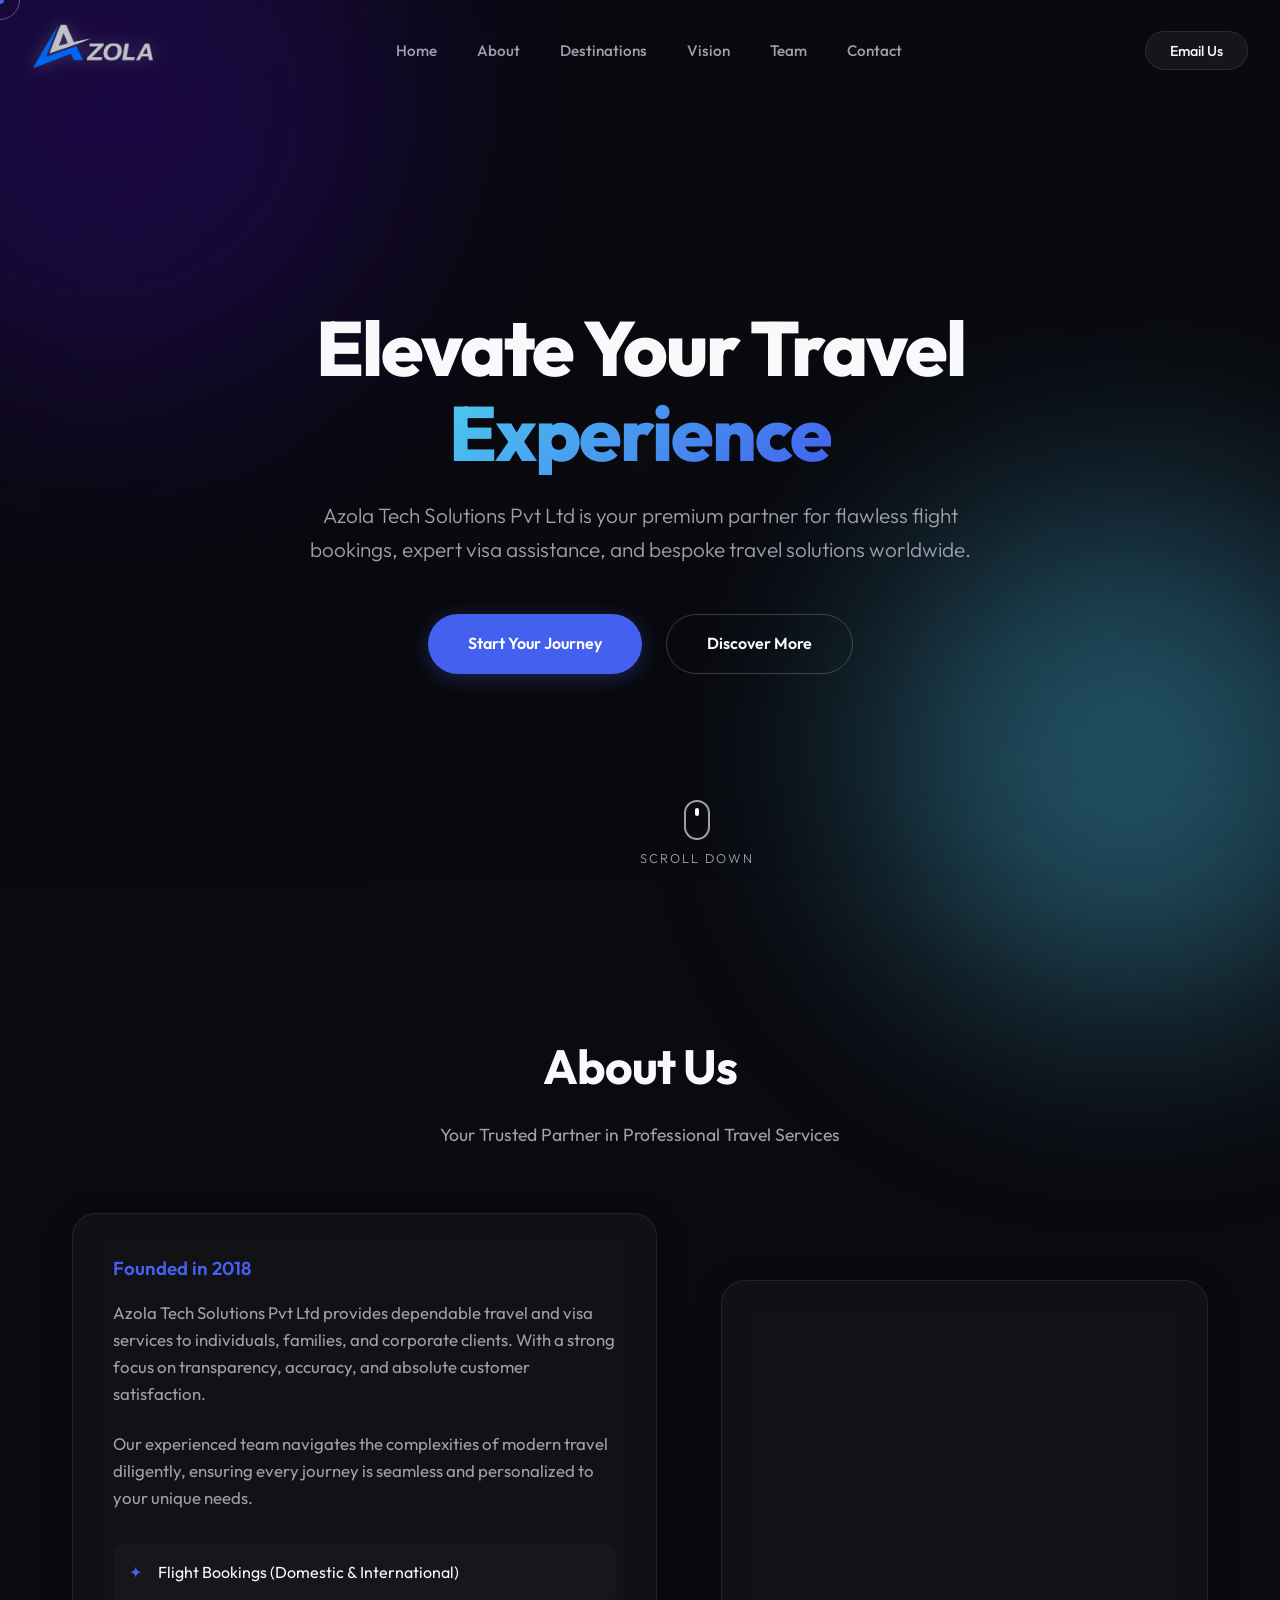
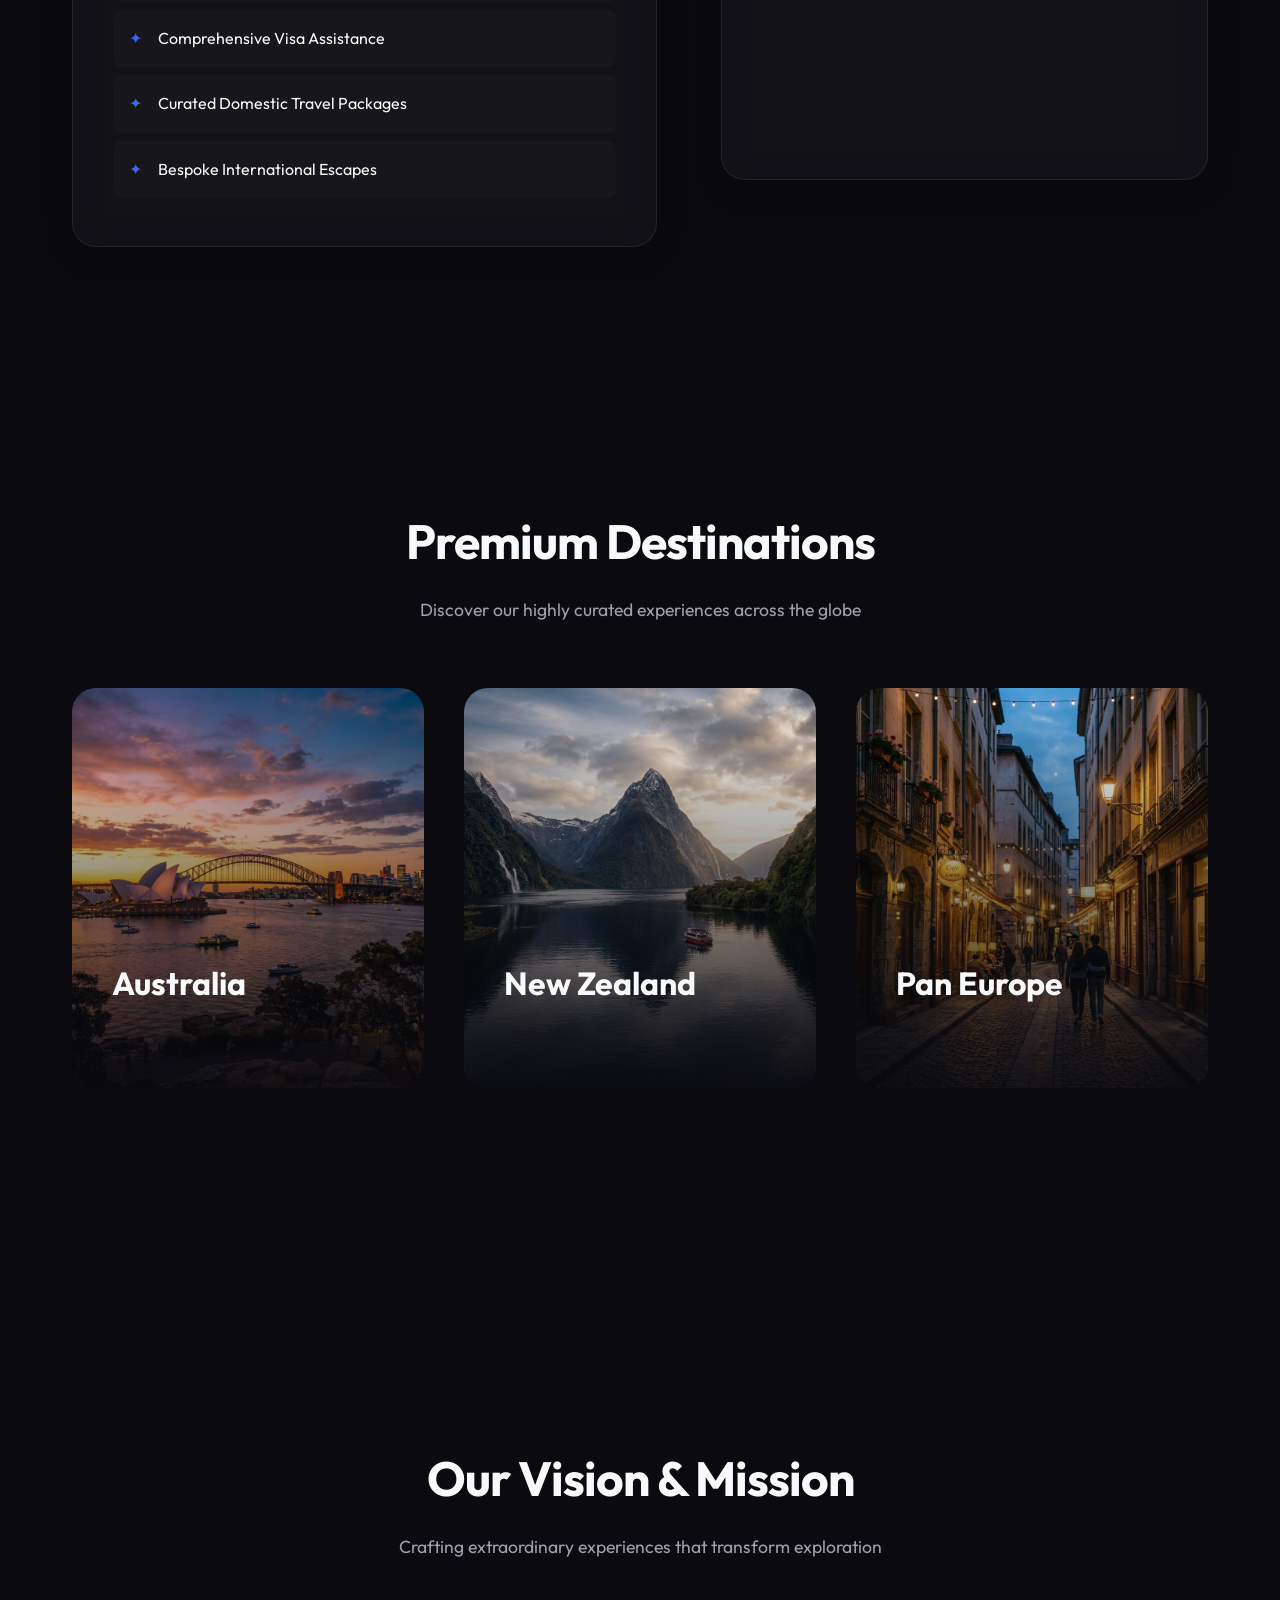
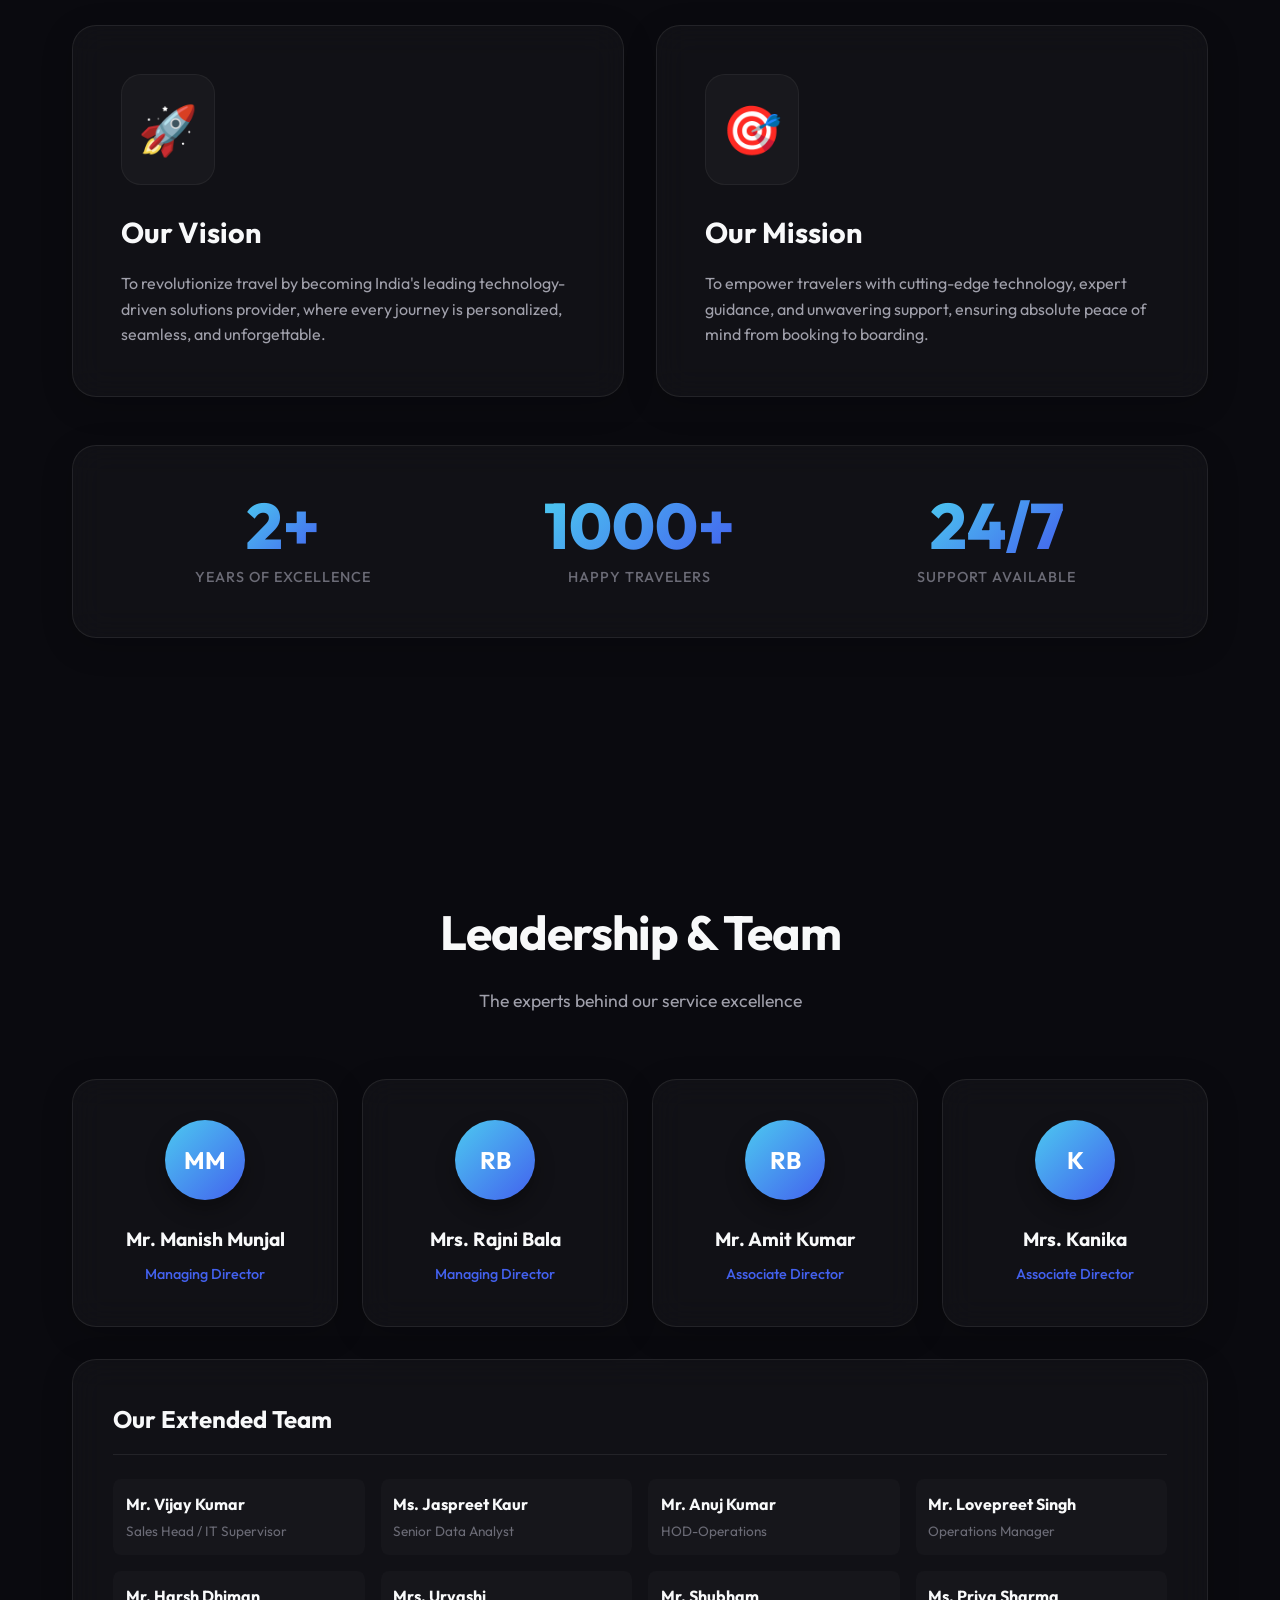
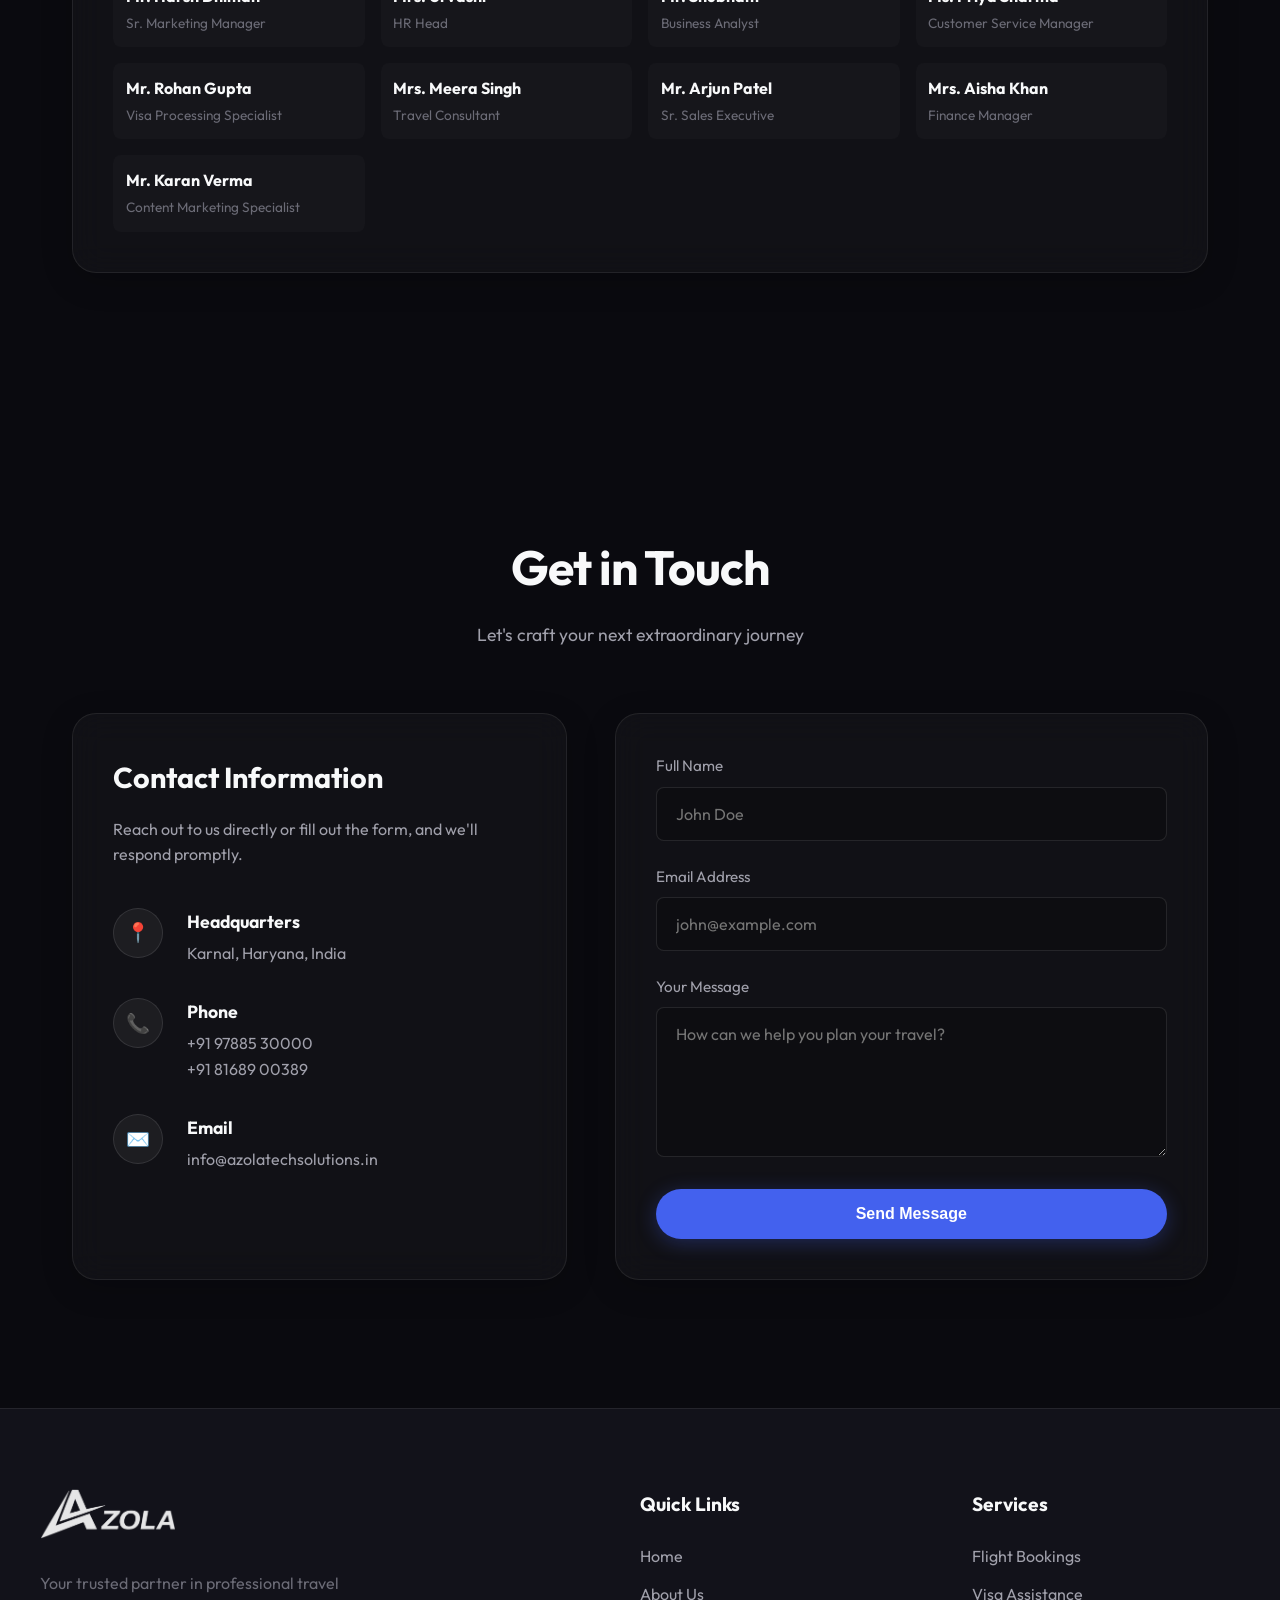
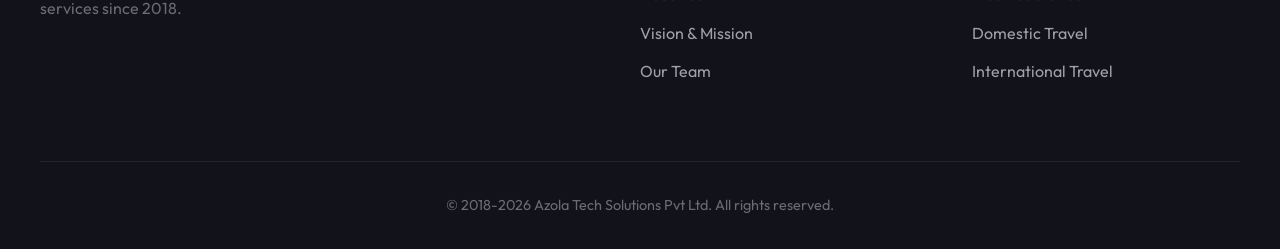
<file: index.html>
<!DOCTYPE html>
<html lang="en">

<head>
  <meta charset="UTF-8" />
  <meta name="viewport" content="width=device-width, initial-scale=1.0" />
  <title>Azola Tech Solutions Pvt Ltd - Premium Travel Services</title>
  <link rel="preconnect" href="https://fonts.googleapis.com" />
  <link rel="preconnect" href="https://fonts.gstatic.com" crossorigin />
  <link href="https://fonts.googleapis.com/css2?family=Outfit:wght@300;400;500;600;700;800&display=swap"
    rel="stylesheet" />
  <link rel="stylesheet" href="style.css" />
</head>

<body>
  <!-- Custom Cursor -->
  <div class="cursor-dot" id="cursor-dot"></div>
  <div class="cursor-outline" id="cursor-outline"></div>

  <!-- Background Elements -->
  <div class="bg-shape bg-shape-1"></div>
  <div class="bg-shape bg-shape-2"></div>

  <!-- Navbar -->
  <nav class="navbar" id="navbar">
    <div class="nav-container">
      <a href="#home" class="logo">
        <img src="Logo.png" alt="Azola Tech Solutions Pvt Ltd Logo" />
      </a>
      <ul class="nav-links">
        <li><a href="#home">Home</a></li>
        <li><a href="#about">About</a></li>
        <li><a href="#destinations">Destinations</a></li>
        <li><a href="#vision">Vision</a></li>
        <li><a href="#team">Team</a></li>
        <li><a href="#contact">Contact</a></li>
      </ul>
      <div class="nav-contact">
        <a href="mailto:info@azolatechsolutions.in" class="email btn-glass">Email Us</a>
      </div>
      <button class="mobile-menu-btn" aria-label="Toggle mobile menu">
        <span></span>
        <span></span>
        <span></span>
      </button>
    </div>
  </nav>

  <!-- Hero Section -->
  <section id="home" class="hero">
    <div class="hero-overlay"></div>
    <div class="hero-content">
      <h1 class="fade-up stagger-1">Elevate Your Travel <br /><span class="text-gradient">Experience</span></h1>
      <p class="fade-up stagger-2">
        Azola Tech Solutions Pvt Ltd is your premium partner for flawless flight bookings, expert visa assistance, and
        bespoke travel solutions worldwide.
      </p>
      <div class="cta-buttons fade-up stagger-3">
        <a href="#contact" class="btn btn-primary">Start Your Journey</a>
        <a href="#about" class="btn btn-secondary">Discover More</a>
      </div>
    </div>
    <div class="scroll-indicator fade-up stagger-4">
      <div class="mouse">
        <div class="wheel"></div>
      </div>
      <p>Scroll down</p>
    </div>
  </section>

  <!-- About Section -->
  <section id="about" class="section">
    <div class="container">
      <div class="section-header fade-up">
        <h2 class="section-title">About Us</h2>
        <p class="section-subtitle">Your Trusted Partner in Professional Travel Services</p>
      </div>
      <div class="about-content">
        <div class="about-text glass-card fade-right">
          <h3 class="highlight-text">Founded in 2018</h3>
          <p>
            Azola Tech Solutions Pvt Ltd provides dependable travel and visa services to individuals, families, and
            corporate clients. With a strong focus on transparency, accuracy, and absolute customer satisfaction.
          </p>
          <p>
            Our experienced team navigates the complexities of modern travel diligently, ensuring every journey is
            seamless and personalized to your unique needs.
          </p>
          <ul class="services-list">
            <li>Flight Bookings (Domestic & International)</li>
            <li>Comprehensive Visa Assistance</li>
            <li>Curated Domestic Travel Packages</li>
            <li>Bespoke International Escapes</li>
          </ul>
        </div>
        <div class="about-image glass-card fade-left">
          <div class="image-inner"></div>
        </div>
      </div>
    </div>
  </section>

  <!-- Destinations Section -->
  <section id="destinations" class="section">
    <div class="container">
      <div class="section-header fade-up">
        <h2 class="section-title">Premium Destinations</h2>
        <p class="section-subtitle">Discover our highly curated experiences across the globe</p>
      </div>

      <div class="destinations-section" style="padding-top: 0;">
        <div class="activity-grid">
          <a href="australia.html" class="dest-card fade-up stagger-1">
            <img src="assets/aus_hero.png" alt="Australia">
            <div class="dest-overlay">
              <h3>Australia</h3>
              <p>Explore the Great Barrier Reef & Outback Safaris</p>
            </div>
          </a>
          <a href="new-zealand.html" class="dest-card fade-up stagger-2">
            <img src="assets/nz_hero.png" alt="New Zealand">
            <div class="dest-overlay">
              <h3>New Zealand</h3>
              <p>Experience Bungee Jumping & Glacier Tours</p>
            </div>
          </a>
          <a href="pan-europe.html" class="dest-card fade-up stagger-3">
            <img src="assets/eu_hero.png" alt="Pan Europe">
            <div class="dest-overlay">
              <h3>Pan Europe</h3>
              <p>Indulge in Venice Gondolas & Luxury Alpine Trains</p>
            </div>
          </a>
        </div>
      </div>
    </div>
  </section>

  <!-- Vision & Mission Section -->
  <section id="vision" class="section">
    <div class="container">
      <div class="section-header fade-up">
        <h2 class="section-title">Our Vision & Mission</h2>
        <p class="section-subtitle">Crafting extraordinary experiences that transform exploration</p>
      </div>

      <div class="vision-grid">
        <div class="vision-card glass-card fade-up stagger-1">
          <div class="card-icon">🚀</div>
          <h3>Our Vision</h3>
          <p>
            To revolutionize travel by becoming India's leading technology-driven solutions provider, where every
            journey is personalized, seamless, and unforgettable.
          </p>
        </div>

        <div class="vision-card glass-card fade-up stagger-2">
          <div class="card-icon">🎯</div>
          <h3>Our Mission</h3>
          <p>
            To empower travelers with cutting-edge technology, expert guidance, and unwavering support, ensuring
            absolute peace of mind from booking to boarding.
          </p>
        </div>
      </div>

      <div class="stats-container glass-card fade-up stagger-3">
        <div class="stat-item">
          <div class="stat-number text-gradient" data-target="8">0</div>
          <div class="stat-label">Years of Excellence</div>
        </div>
        <div class="stat-item">
          <div class="stat-number text-gradient" data-target="5000">0</div>
          <div class="stat-label">Happy Travelers</div>
        </div>
        <div class="stat-item">
          <div class="stat-number text-gradient">24/7</div>
          <div class="stat-label">Support Available</div>
        </div>
      </div>
    </div>
  </section>

  <!-- Team Section -->
  <section id="team" class="section">
    <div class="container">
      <div class="section-header fade-up">
        <h2 class="section-title">Leadership & Team</h2>
        <p class="section-subtitle">The experts behind our service excellence</p>
      </div>

      <div class="team-grid">
        <!-- Managing Directors -->
        <div class="team-card glass-card fade-up stagger-2">
          <div class="team-avatar">MM</div>
          <h3>Mr. Manish Munjal</h3>
          <p class="team-role">Managing Director</p>
        </div>
        <div class="team-card glass-card fade-up stagger-1">
          <div class="team-avatar">RB</div>
          <h3>Mrs. Rajni Bala</h3>
          <p class="team-role">Managing Director</p>
        </div>

        <!-- Associate Directors -->
        <div class="team-card glass-card fade-up stagger-3">
          <div class="team-avatar">RB</div>
          <h3>Mr. Amit Kumar</h3>
          <p class="team-role">Associate Director</p>
        </div>
        <div class="team-card glass-card fade-up stagger-4">
          <div class="team-avatar">K</div>
          <h3>Mrs. Kanika</h3>
          <p class="team-role">Associate Director</p>
        </div>
      </div>

      <!-- Scrollable list for rest of team to save space -->
      <div class="team-roster glass-card fade-up">
        <h3>Our Extended Team</h3>
        <div class="roster-grid">
          <div class="roster-item"><strong>Mr. Vijay Kumar</strong> <span>Sales Head / IT Supervisor</span></div>
          <div class="roster-item"><strong>Ms. Jaspreet Kaur</strong> <span>Senior Data Analyst</span></div>
          <div class="roster-item"><strong>Mr. Anuj Kumar</strong> <span>HOD-Operations</span></div>
          <div class="roster-item"><strong>Mr. Lovepreet Singh</strong> <span>Operations Manager</span></div>
          <div class="roster-item"><strong>Mr. Harsh Dhiman</strong> <span>Sr. Marketing Manager</span></div>
          <div class="roster-item"><strong>Mrs. Urvashi</strong> <span>HR Head</span></div>
          <div class="roster-item"><strong>Mr. Shubham</strong> <span>Business Analyst</span></div>
          <div class="roster-item"><strong>Ms. Priya Sharma</strong> <span>Customer Service Manager</span></div>
          <div class="roster-item"><strong>Mr. Rohan Gupta</strong> <span>Visa Processing Specialist</span></div>
          <div class="roster-item"><strong>Mrs. Meera Singh</strong> <span>Travel Consultant</span></div>
          <div class="roster-item"><strong>Mr. Arjun Patel</strong> <span>Sr. Sales Executive</span></div>
          <div class="roster-item"><strong>Mrs. Aisha Khan</strong> <span>Finance Manager</span></div>
          <div class="roster-item"><strong>Mr. Karan Verma</strong> <span>Content Marketing Specialist</span></div>
        </div>
      </div>
    </div>
  </section>

  <!-- Contact Section -->
  <section id="contact" class="section">
    <div class="container">
      <div class="section-header fade-up">
        <h2 class="section-title">Get in Touch</h2>
        <p class="section-subtitle">Let's craft your next extraordinary journey</p>
      </div>

      <div class="contact-layout">
        <div class="contact-details glass-card fade-right">
          <h3>Contact Information</h3>
          <p class="contact-desc">Reach out to us directly or fill out the form, and we'll respond promptly.</p>

          <div class="contact-info-list">
            <div class="contact-item">
              <div class="icon-circle">📍</div>
              <div>
                <h4>Headquarters</h4>
                <p>Karnal, Haryana, India</p>
              </div>
            </div>
            <div class="contact-item">
              <div class="icon-circle">📞</div>
              <div>
                <h4>Phone</h4>
                <p><a href="tel:+919788530000">+91 97885 30000</a></p>
                <p><a href="tel:+918168900389">+91 81689 00389</a></p>
              </div>
            </div>
            <div class="contact-item">
              <div class="icon-circle">✉️</div>
              <div>
                <h4>Email</h4>
                <p><a href="mailto:info@azolatechsolutions.in">info@azolatechsolutions.in</a></p>
              </div>
            </div>
          </div>
        </div>

        <div class="contact-form-wrapper glass-card fade-left">
          <form id="contactForm" action="https://formspree.io/f/xnjnkyly" method="POST">
            <div class="form-group">
              <label for="name">Full Name</label>
              <input type="text" id="name" name="name" required placeholder="John Doe" />
            </div>
            <div class="form-group">
              <label for="email">Email Address</label>
              <input type="email" id="email" name="email" required placeholder="john@example.com" />
            </div>
            <div class="form-group">
              <label for="message">Your Message</label>
              <textarea id="message" name="message" required
                placeholder="How can we help you plan your travel?"></textarea>
            </div>
            <button type="submit" class="btn btn-primary btn-full">
              <span>Send Message</span>
              <div class="btn-shine"></div>
            </button>
          </form>
        </div>
      </div>
    </div>
  </section>

  <!-- Footer -->
  <footer>
    <div class="footer-container">
      <div class="footer-top">
        <div class="footer-brand">
          <img src="Logo.png" alt="Azola Tech" class="footer-logo">
          <p>Your trusted partner in professional travel services since 2018.</p>
        </div>
        <div class="footer-links-group">
          <h4>Quick Links</h4>
          <ul>
            <li><a href="#home">Home</a></li>
            <li><a href="#about">About Us</a></li>
            <li><a href="#vision">Vision & Mission</a></li>
            <li><a href="#team">Our Team</a></li>
          </ul>
        </div>
        <div class="footer-links-group">
          <h4>Services</h4>
          <ul>
            <li>Flight Bookings</li>
            <li>Visa Assistance</li>
            <li>Domestic Travel</li>
            <li>International Travel</li>
          </ul>
        </div>
      </div>
      <div class="footer-bottom">
        <p>&copy; 2018-2026 Azola Tech Solutions Pvt Ltd. All rights reserved.</p>
      </div>
    </div>
  </footer>

  <script src="script.js"></script>
</body>

</html>
</file>
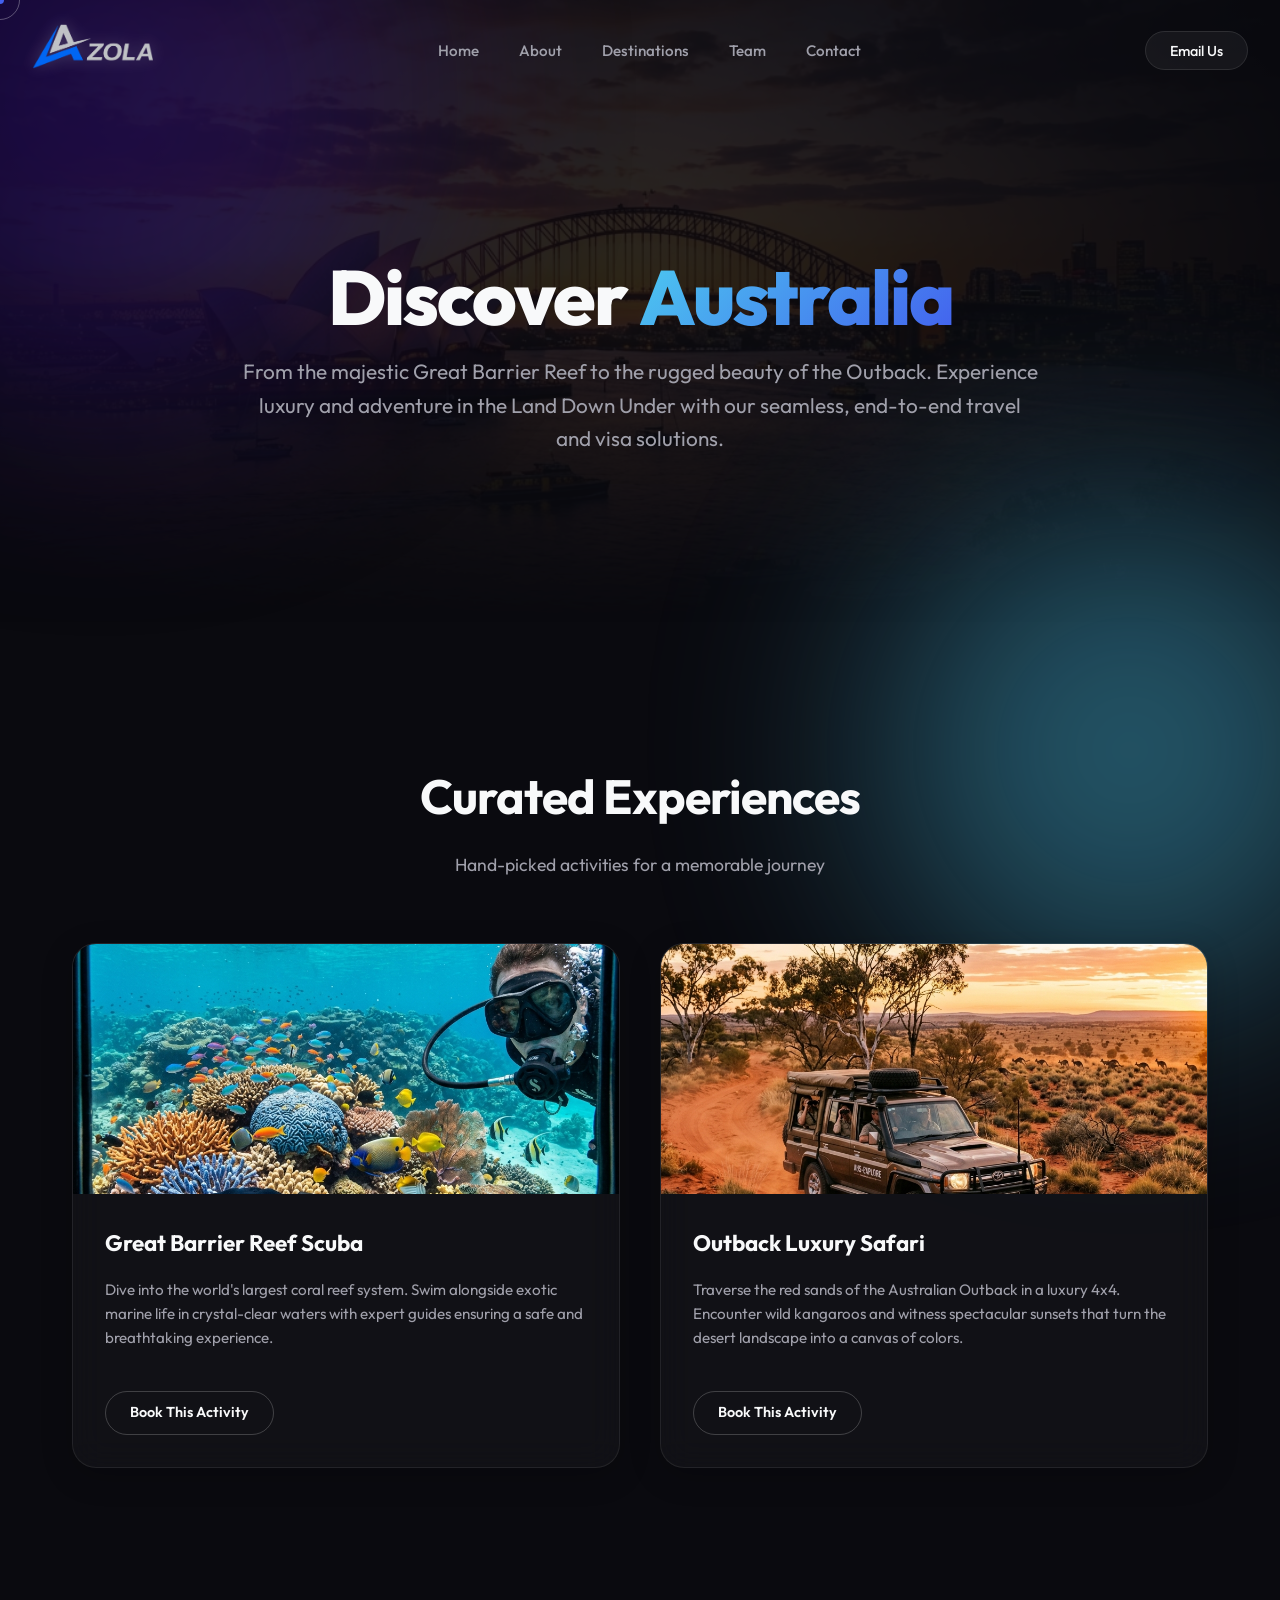
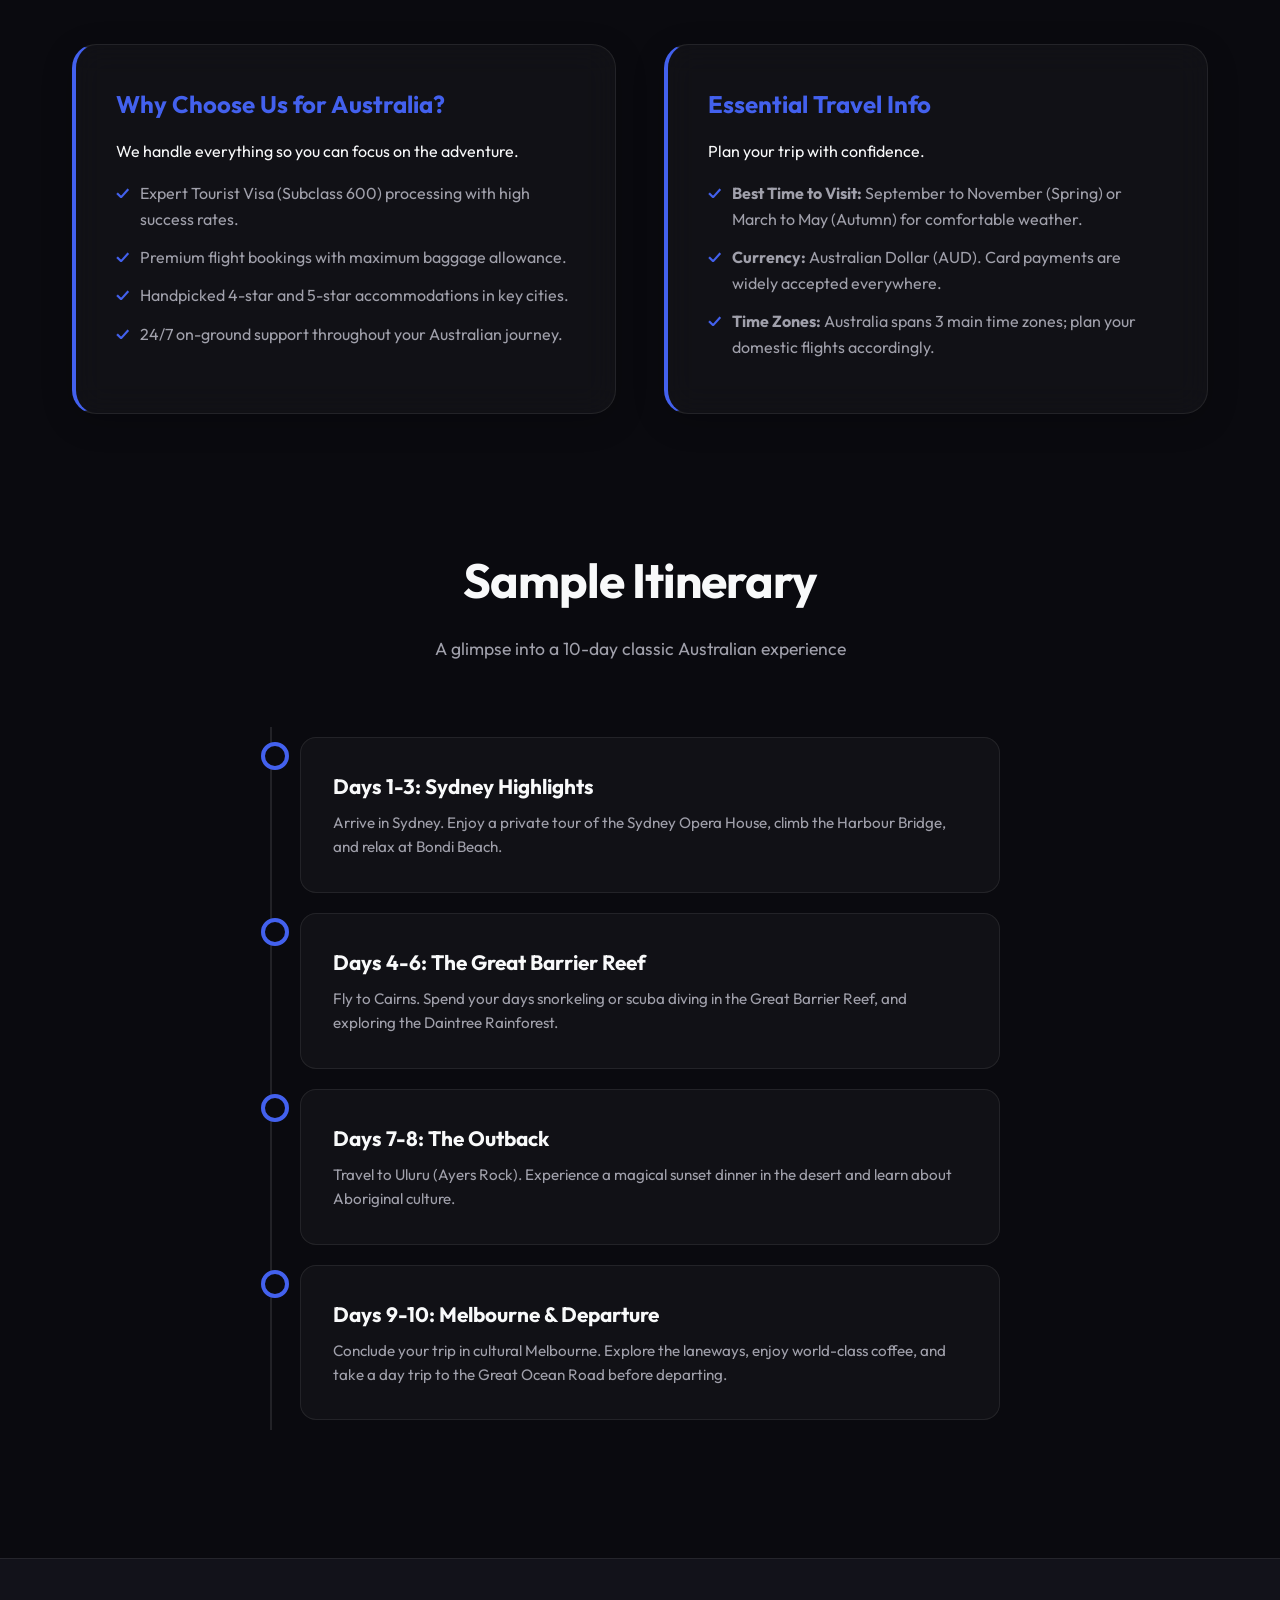
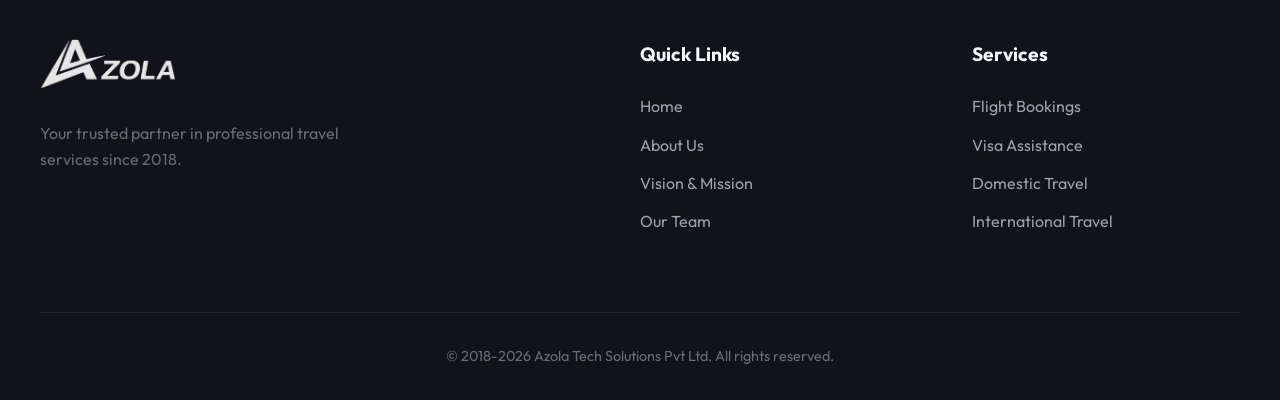
<file: australia.html>
<!DOCTYPE html>
<html lang="en">

<head>
  <meta charset="UTF-8" />
  <meta name="viewport" content="width=device-width, initial-scale=1.0" />
  <title>Explore Australia - Azola Tech Solutions</title>
  <link rel="preconnect" href="https://fonts.googleapis.com" />
  <link rel="preconnect" href="https://fonts.gstatic.com" crossorigin />
  <link href="https://fonts.googleapis.com/css2?family=Outfit:wght@300;400;500;600;700;800&display=swap"
    rel="stylesheet" />
  <link rel="stylesheet" href="style.css" />
</head>

<body>
  <!-- Custom Cursor -->
  <div class="cursor-dot" id="cursor-dot"></div>
  <div class="cursor-outline" id="cursor-outline"></div>

  <!-- Background Elements -->
  <div class="bg-shape bg-shape-1"></div>
  <div class="bg-shape bg-shape-2"></div>

  <!-- Navbar -->
  <nav class="navbar" id="navbar">
    <div class="nav-container">
      <a href="index.html" class="logo">
        <img src="Logo.png" alt="Azola Tech Solutions Pvt Ltd Logo" />
      </a>
      <ul class="nav-links">
        <li><a href="index.html#home">Home</a></li>
        <li><a href="index.html#about">About</a></li>
        <li><a href="index.html#destinations">Destinations</a></li>
        <li><a href="index.html#team">Team</a></li>
        <li><a href="index.html#contact">Contact</a></li>
      </ul>
      <div class="nav-contact">
        <a href="mailto:info@azolatechsolutions.in" class="email btn-glass">Email Us</a>
      </div>
      <button class="mobile-menu-btn" aria-label="Toggle mobile menu">
        <span></span>
        <span></span>
        <span></span>
      </button>
    </div>
  </nav>

  <!-- Destination Hero -->
  <section id="aus-hero" class="destination-hero">
    <div class="hero-overlay"></div>
    <div class="hero-content">
      <h1 class="fade-up stagger-1">Discover <span class="text-gradient">Australia</span></h1>
      <p class="fade-up stagger-2">
        From the majestic Great Barrier Reef to the rugged beauty of the Outback. Experience luxury and adventure in the Land Down Under with our seamless, end-to-end travel and visa solutions.
      </p>
    </div>
  </section>

  <!-- Activities Section -->
  <section class="section">
    <div class="container">
      <div class="section-header fade-up">
        <h2 class="section-title">Curated Experiences</h2>
        <p class="section-subtitle">Hand-picked activities for a memorable journey</p>
      </div>

      <div class="activity-grid">
        <!-- Activity 1 -->
        <div class="activity-card glass-card fade-up stagger-1">
          <div class="activity-image">
            <img src="assets/aus_act_scuba.png" alt="Great Barrier Reef Scuba Diving" />
          </div>
          <div class="activity-content">
            <h3>Great Barrier Reef Scuba</h3>
            <p>Dive into the world's largest coral reef system. Swim alongside exotic marine life in crystal-clear waters with expert guides ensuring a safe and breathtaking experience.</p>
            <a href="index.html#contact" class="btn btn-secondary" style="margin-top: 1rem; width: fit-content; font-size: 0.9rem; padding: 0.6rem 1.5rem;">Book This Activity</a>
          </div>
        </div>

        <!-- Activity 2 -->
        <div class="activity-card glass-card fade-up stagger-2">
          <div class="activity-image">
            <img src="assets/aus_act_safari.png" alt="Outback Luxury Safari" />
          </div>
          <div class="activity-content">
            <h3>Outback Luxury Safari</h3>
            <p>Traverse the red sands of the Australian Outback in a luxury 4x4. Encounter wild kangaroos and witness spectacular sunsets that turn the desert landscape into a canvas of colors.</p>
            <a href="index.html#contact" class="btn btn-secondary" style="margin-top: 1rem; width: fit-content; font-size: 0.9rem; padding: 0.6rem 1.5rem;">Book This Activity</a>
          </div>
        </div>
      </div>
    </div>
  </section>

  <!-- Detailed Information Section -->
  <section class="section" style="padding-top: 0;">
    <div class="container">
      <div class="content-grid">
        <div class="info-card glass-card fade-right">
          <h3>Why Choose Us for Australia?</h3>
          <p>We handle everything so you can focus on the adventure.</p>
          <ul>
            <li>Expert Tourist Visa (Subclass 600) processing with high success rates.</li>
            <li>Premium flight bookings with maximum baggage allowance.</li>
            <li>Handpicked 4-star and 5-star accommodations in key cities.</li>
            <li>24/7 on-ground support throughout your Australian journey.</li>
          </ul>
        </div>
        
        <div class="info-card glass-card fade-left">
          <h3>Essential Travel Info</h3>
          <p>Plan your trip with confidence.</p>
          <ul>
            <li><strong>Best Time to Visit:</strong> September to November (Spring) or March to May (Autumn) for comfortable weather.</li>
            <li><strong>Currency:</strong> Australian Dollar (AUD). Card payments are widely accepted everywhere.</li>
            <li><strong>Time Zones:</strong> Australia spans 3 main time zones; plan your domestic flights accordingly.</li>
          </ul>
        </div>
      </div>
    </div>
  </section>

  <!-- Sample Itinerary Section -->
  <section class="section" style="padding-top: 0;">
    <div class="container">
      <div class="section-header fade-up">
        <h2 class="section-title">Sample Itinerary</h2>
        <p class="section-subtitle">A glimpse into a 10-day classic Australian experience</p>
      </div>
      
      <div class="timeline fade-up">
        <div class="timeline-item">
          <div class="timeline-content">
            <h4>Days 1-3: Sydney Highlights</h4>
            <p>Arrive in Sydney. Enjoy a private tour of the Sydney Opera House, climb the Harbour Bridge, and relax at Bondi Beach.</p>
          </div>
        </div>
        <div class="timeline-item">
          <div class="timeline-content">
            <h4>Days 4-6: The Great Barrier Reef</h4>
            <p>Fly to Cairns. Spend your days snorkeling or scuba diving in the Great Barrier Reef, and exploring the Daintree Rainforest.</p>
          </div>
        </div>
        <div class="timeline-item">
          <div class="timeline-content">
            <h4>Days 7-8: The Outback</h4>
            <p>Travel to Uluru (Ayers Rock). Experience a magical sunset dinner in the desert and learn about Aboriginal culture.</p>
          </div>
        </div>
        <div class="timeline-item">
          <div class="timeline-content">
            <h4>Days 9-10: Melbourne & Departure</h4>
            <p>Conclude your trip in cultural Melbourne. Explore the laneways, enjoy world-class coffee, and take a day trip to the Great Ocean Road before departing.</p>
          </div>
        </div>
      </div>
    </div>
  </section>

  <!-- Footer -->
  <footer>
    <div class="footer-container">
      <div class="footer-top">
        <div class="footer-brand">
          <img src="Logo.png" alt="Azola Tech" class="footer-logo">
          <p>Your trusted partner in professional travel services since 2018.</p>
        </div>
        <div class="footer-links-group">
          <h4>Quick Links</h4>
          <ul>
            <li><a href="index.html#home">Home</a></li>
            <li><a href="index.html#about">About Us</a></li>
            <li><a href="index.html#vision">Vision & Mission</a></li>
            <li><a href="index.html#team">Our Team</a></li>
          </ul>
        </div>
        <div class="footer-links-group">
          <h4>Services</h4>
          <ul>
            <li>Flight Bookings</li>
            <li>Visa Assistance</li>
            <li>Domestic Travel</li>
            <li>International Travel</li>
          </ul>
        </div>
      </div>
      <div class="footer-bottom">
        <p>&copy; 2018-2026 Azola Tech Solutions Pvt Ltd. All rights reserved.</p>
      </div>
    </div>
  </footer>

  <script src="script.js"></script>
</body>
</html>
</file>
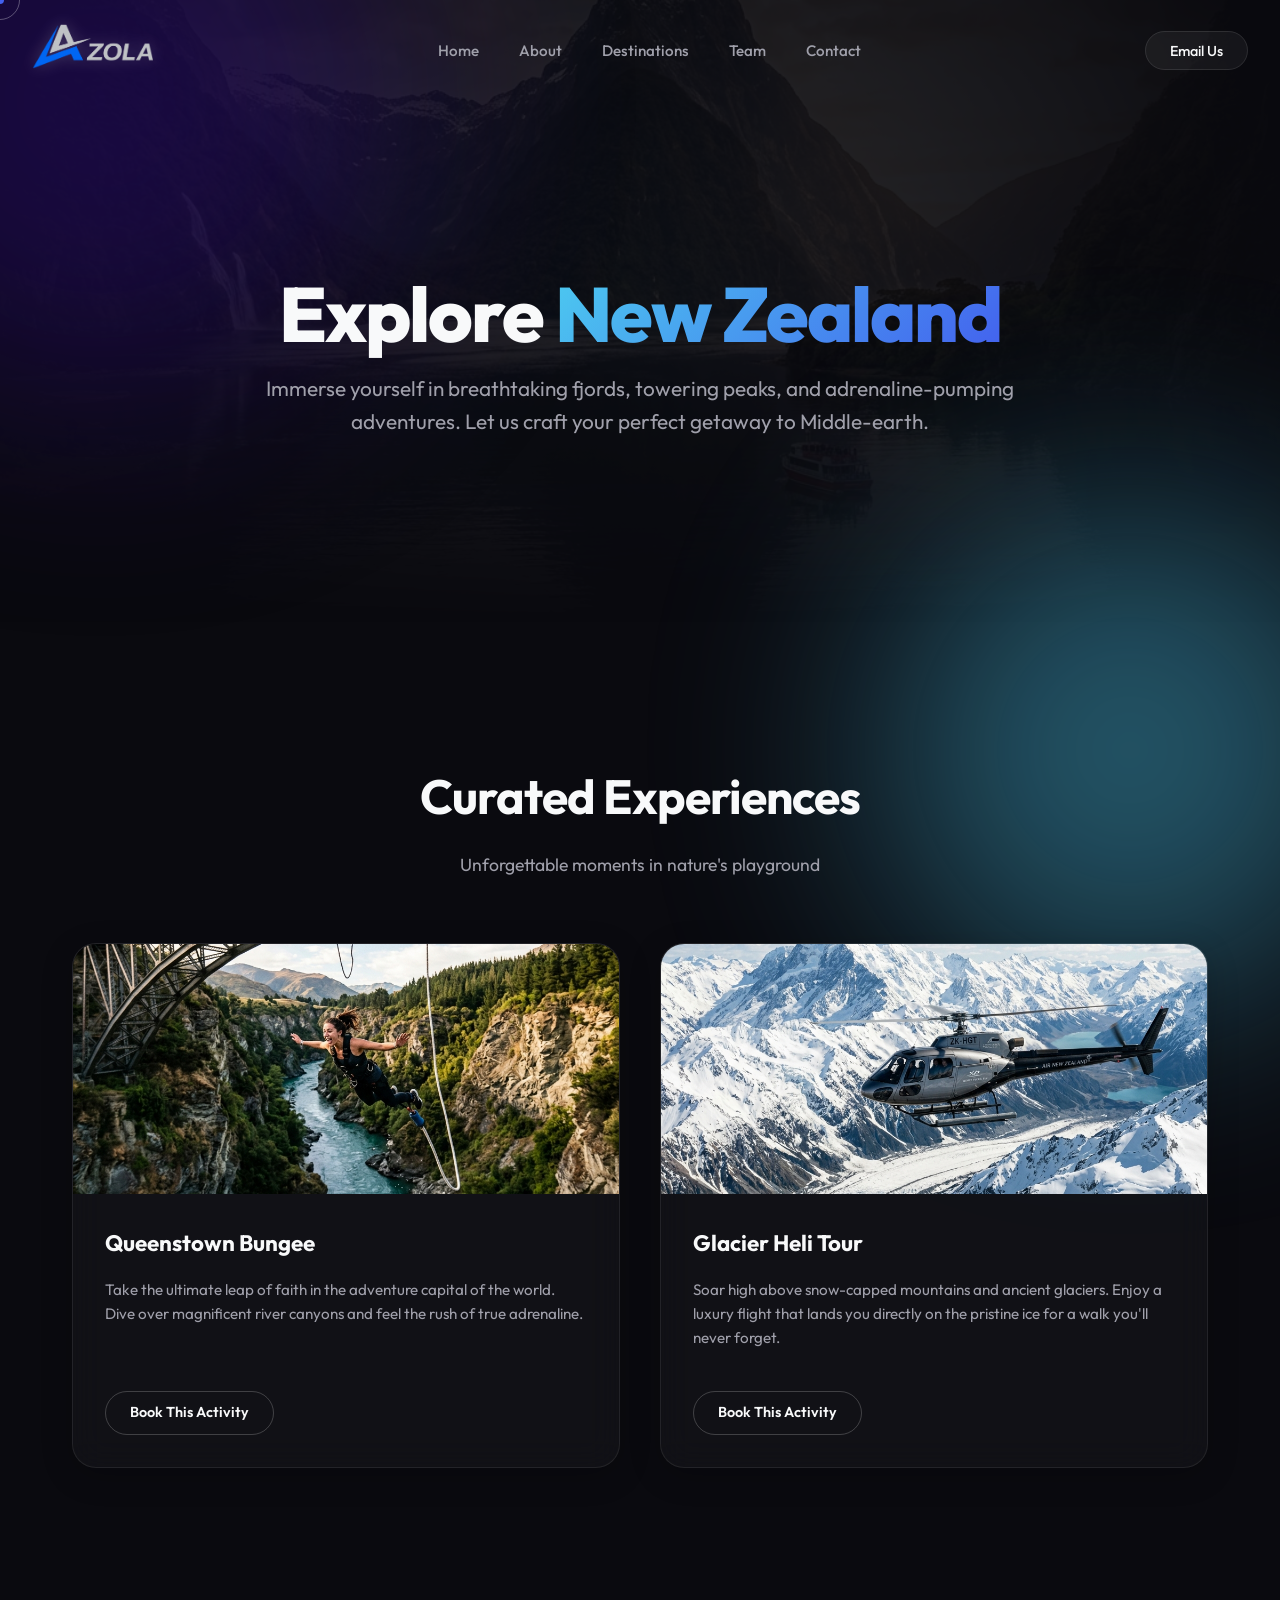
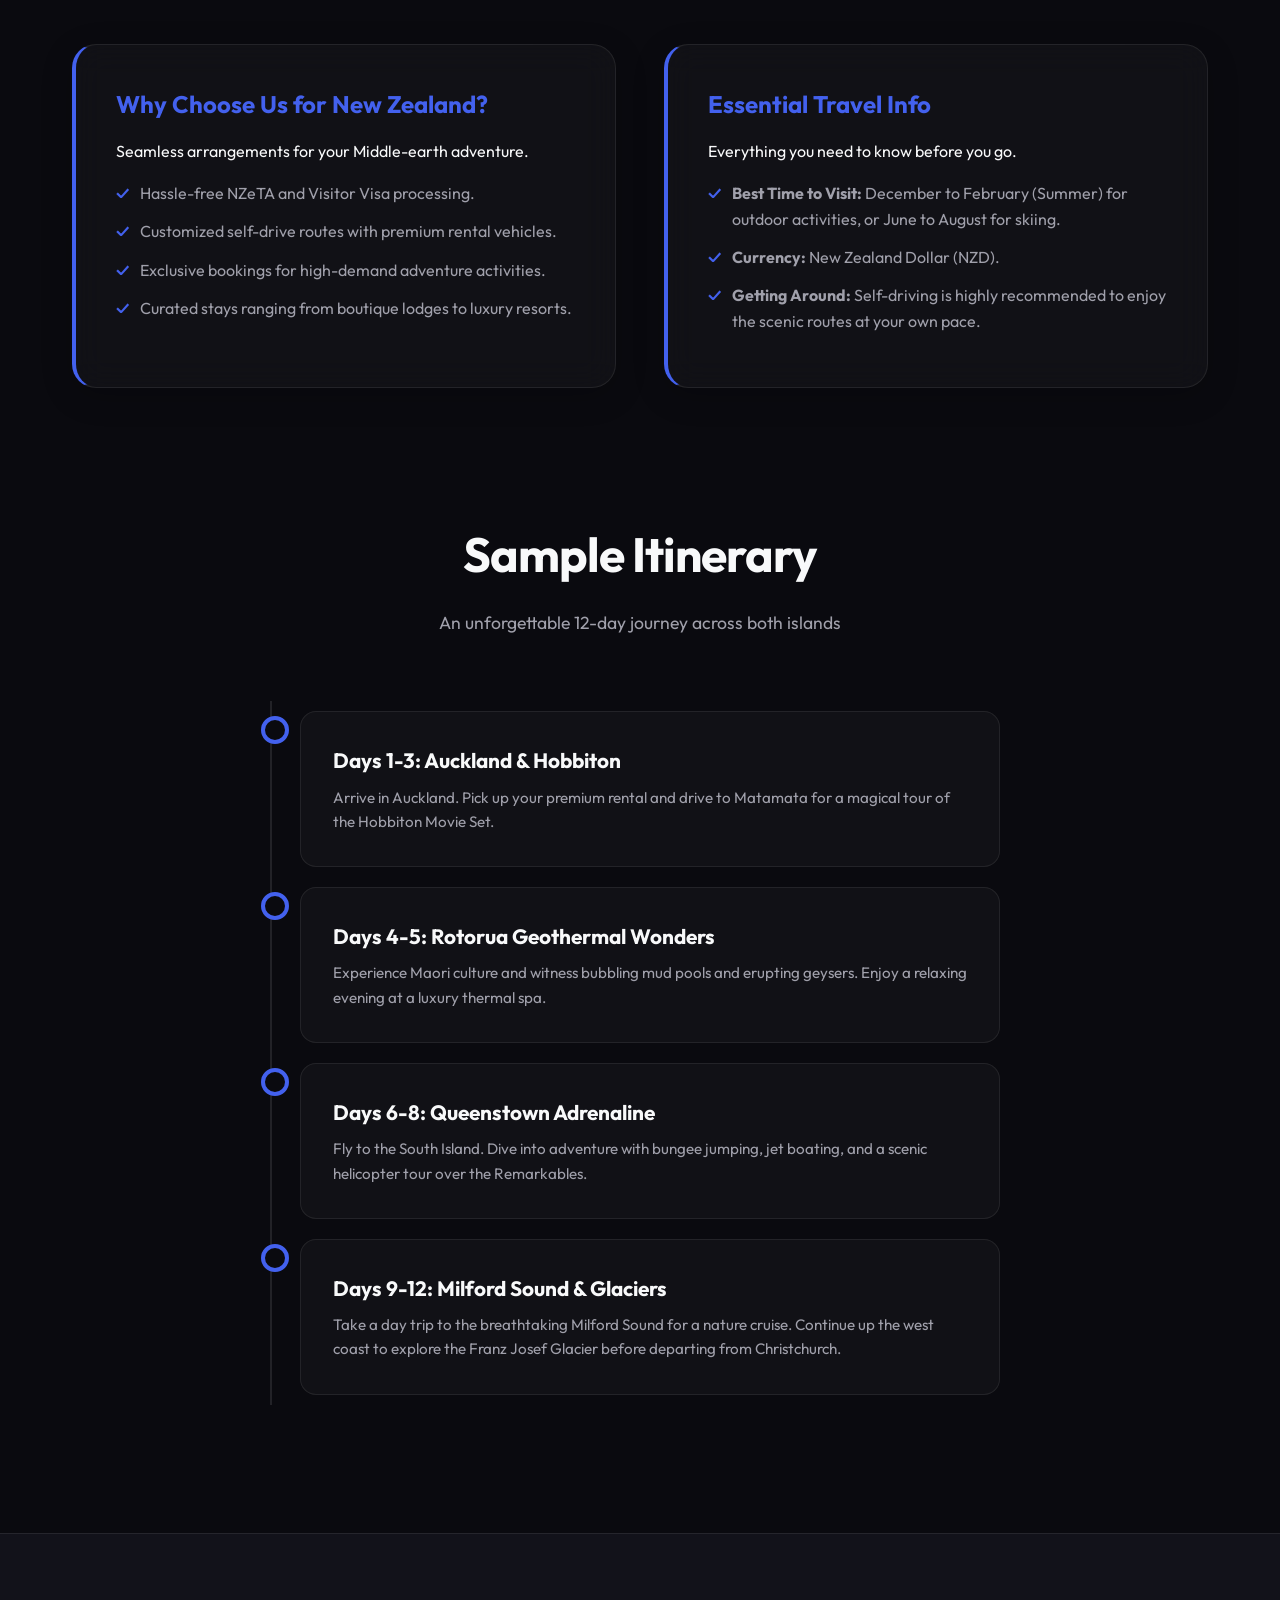
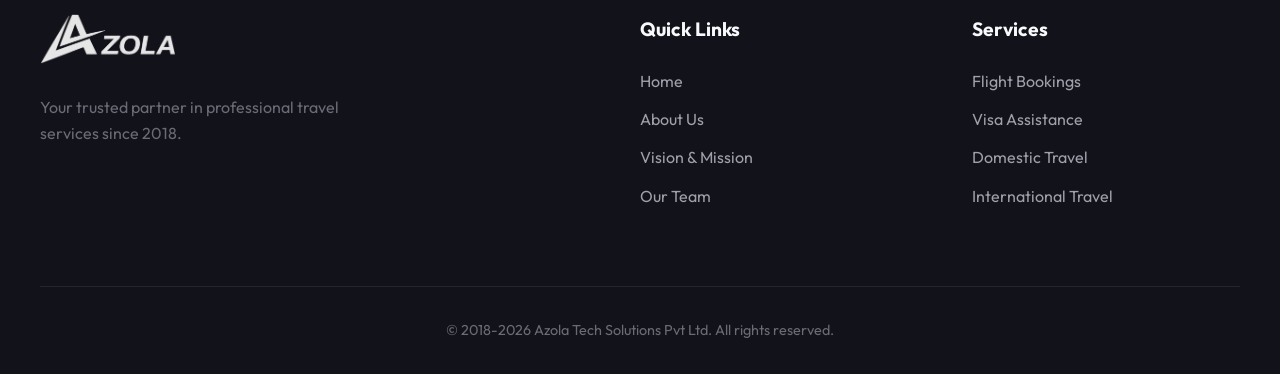
<file: new-zealand.html>
<!DOCTYPE html>
<html lang="en">

<head>
  <meta charset="UTF-8" />
  <meta name="viewport" content="width=device-width, initial-scale=1.0" />
  <title>Explore New Zealand - Azola Tech Solutions</title>
  <link rel="preconnect" href="https://fonts.googleapis.com" />
  <link rel="preconnect" href="https://fonts.gstatic.com" crossorigin />
  <link href="https://fonts.googleapis.com/css2?family=Outfit:wght@300;400;500;600;700;800&display=swap"
    rel="stylesheet" />
  <link rel="stylesheet" href="style.css" />
</head>

<body>
  <!-- Custom Cursor -->
  <div class="cursor-dot" id="cursor-dot"></div>
  <div class="cursor-outline" id="cursor-outline"></div>

  <!-- Background Elements -->
  <div class="bg-shape bg-shape-1"></div>
  <div class="bg-shape bg-shape-2"></div>

  <!-- Navbar -->
  <nav class="navbar" id="navbar">
    <div class="nav-container">
      <a href="index.html" class="logo">
        <img src="Logo.png" alt="Azola Tech Solutions Pvt Ltd Logo" />
      </a>
      <ul class="nav-links">
        <li><a href="index.html#home">Home</a></li>
        <li><a href="index.html#about">About</a></li>
        <li><a href="index.html#destinations">Destinations</a></li>
        <li><a href="index.html#team">Team</a></li>
        <li><a href="index.html#contact">Contact</a></li>
      </ul>
      <div class="nav-contact">
        <a href="mailto:info@azolatechsolutions.in" class="email btn-glass">Email Us</a>
      </div>
      <button class="mobile-menu-btn" aria-label="Toggle mobile menu">
        <span></span>
        <span></span>
        <span></span>
      </button>
    </div>
  </nav>

  <!-- Destination Hero -->
  <section id="nz-hero" class="destination-hero">
    <div class="hero-overlay"></div>
    <div class="hero-content">
      <h1 class="fade-up stagger-1">Explore <span class="text-gradient">New Zealand</span></h1>
      <p class="fade-up stagger-2">
        Immerse yourself in breathtaking fjords, towering peaks, and adrenaline-pumping adventures. Let us craft your perfect getaway to Middle-earth.
      </p>
    </div>
  </section>

  <!-- Activities Section -->
  <section class="section">
    <div class="container">
      <div class="section-header fade-up">
        <h2 class="section-title">Curated Experiences</h2>
        <p class="section-subtitle">Unforgettable moments in nature's playground</p>
      </div>

      <div class="activity-grid">
        <!-- Activity 1 -->
        <div class="activity-card glass-card fade-up stagger-1">
          <div class="activity-image">
            <img src="assets/nz_act_bungee.png" alt="Queenstown Bungee Jumping" />
          </div>
          <div class="activity-content">
            <h3>Queenstown Bungee</h3>
            <p>Take the ultimate leap of faith in the adventure capital of the world. Dive over magnificent river canyons and feel the rush of true adrenaline.</p>
            <a href="index.html#contact" class="btn btn-secondary" style="margin-top: 1rem; width: fit-content; font-size: 0.9rem; padding: 0.6rem 1.5rem;">Book This Activity</a>
          </div>
        </div>

        <!-- Activity 2 -->
        <div class="activity-card glass-card fade-up stagger-2">
          <div class="activity-image">
            <img src="assets/nz_act_heli.png" alt="Glacier Helicopter Tour" />
          </div>
          <div class="activity-content">
            <h3>Glacier Heli Tour</h3>
            <p>Soar high above snow-capped mountains and ancient glaciers. Enjoy a luxury flight that lands you directly on the pristine ice for a walk you'll never forget.</p>
            <a href="index.html#contact" class="btn btn-secondary" style="margin-top: 1rem; width: fit-content; font-size: 0.9rem; padding: 0.6rem 1.5rem;">Book This Activity</a>
          </div>
        </div>
      </div>
    </div>
  </section>

  <!-- Detailed Information Section -->
  <section class="section" style="padding-top: 0;">
    <div class="container">
      <div class="content-grid">
        <div class="info-card glass-card fade-right">
          <h3>Why Choose Us for New Zealand?</h3>
          <p>Seamless arrangements for your Middle-earth adventure.</p>
          <ul>
            <li>Hassle-free NZeTA and Visitor Visa processing.</li>
            <li>Customized self-drive routes with premium rental vehicles.</li>
            <li>Exclusive bookings for high-demand adventure activities.</li>
            <li>Curated stays ranging from boutique lodges to luxury resorts.</li>
          </ul>
        </div>
        
        <div class="info-card glass-card fade-left">
          <h3>Essential Travel Info</h3>
          <p>Everything you need to know before you go.</p>
          <ul>
            <li><strong>Best Time to Visit:</strong> December to February (Summer) for outdoor activities, or June to August for skiing.</li>
            <li><strong>Currency:</strong> New Zealand Dollar (NZD).</li>
            <li><strong>Getting Around:</strong> Self-driving is highly recommended to enjoy the scenic routes at your own pace.</li>
          </ul>
        </div>
      </div>
    </div>
  </section>

  <!-- Sample Itinerary Section -->
  <section class="section" style="padding-top: 0;">
    <div class="container">
      <div class="section-header fade-up">
        <h2 class="section-title">Sample Itinerary</h2>
        <p class="section-subtitle">An unforgettable 12-day journey across both islands</p>
      </div>
      
      <div class="timeline fade-up">
        <div class="timeline-item">
          <div class="timeline-content">
            <h4>Days 1-3: Auckland & Hobbiton</h4>
            <p>Arrive in Auckland. Pick up your premium rental and drive to Matamata for a magical tour of the Hobbiton Movie Set.</p>
          </div>
        </div>
        <div class="timeline-item">
          <div class="timeline-content">
            <h4>Days 4-5: Rotorua Geothermal Wonders</h4>
            <p>Experience Maori culture and witness bubbling mud pools and erupting geysers. Enjoy a relaxing evening at a luxury thermal spa.</p>
          </div>
        </div>
        <div class="timeline-item">
          <div class="timeline-content">
            <h4>Days 6-8: Queenstown Adrenaline</h4>
            <p>Fly to the South Island. Dive into adventure with bungee jumping, jet boating, and a scenic helicopter tour over the Remarkables.</p>
          </div>
        </div>
        <div class="timeline-item">
          <div class="timeline-content">
            <h4>Days 9-12: Milford Sound & Glaciers</h4>
            <p>Take a day trip to the breathtaking Milford Sound for a nature cruise. Continue up the west coast to explore the Franz Josef Glacier before departing from Christchurch.</p>
          </div>
        </div>
      </div>
    </div>
  </section>

  <!-- Footer -->
  <footer>
    <div class="footer-container">
      <div class="footer-top">
        <div class="footer-brand">
          <img src="Logo.png" alt="Azola Tech" class="footer-logo">
          <p>Your trusted partner in professional travel services since 2018.</p>
        </div>
        <div class="footer-links-group">
          <h4>Quick Links</h4>
          <ul>
            <li><a href="index.html#home">Home</a></li>
            <li><a href="index.html#about">About Us</a></li>
            <li><a href="index.html#vision">Vision & Mission</a></li>
            <li><a href="index.html#team">Our Team</a></li>
          </ul>
        </div>
        <div class="footer-links-group">
          <h4>Services</h4>
          <ul>
            <li>Flight Bookings</li>
            <li>Visa Assistance</li>
            <li>Domestic Travel</li>
            <li>International Travel</li>
          </ul>
        </div>
      </div>
      <div class="footer-bottom">
        <p>&copy; 2018-2026 Azola Tech Solutions Pvt Ltd. All rights reserved.</p>
      </div>
    </div>
  </footer>

  <script src="script.js"></script>
</body>
</html>
</file>
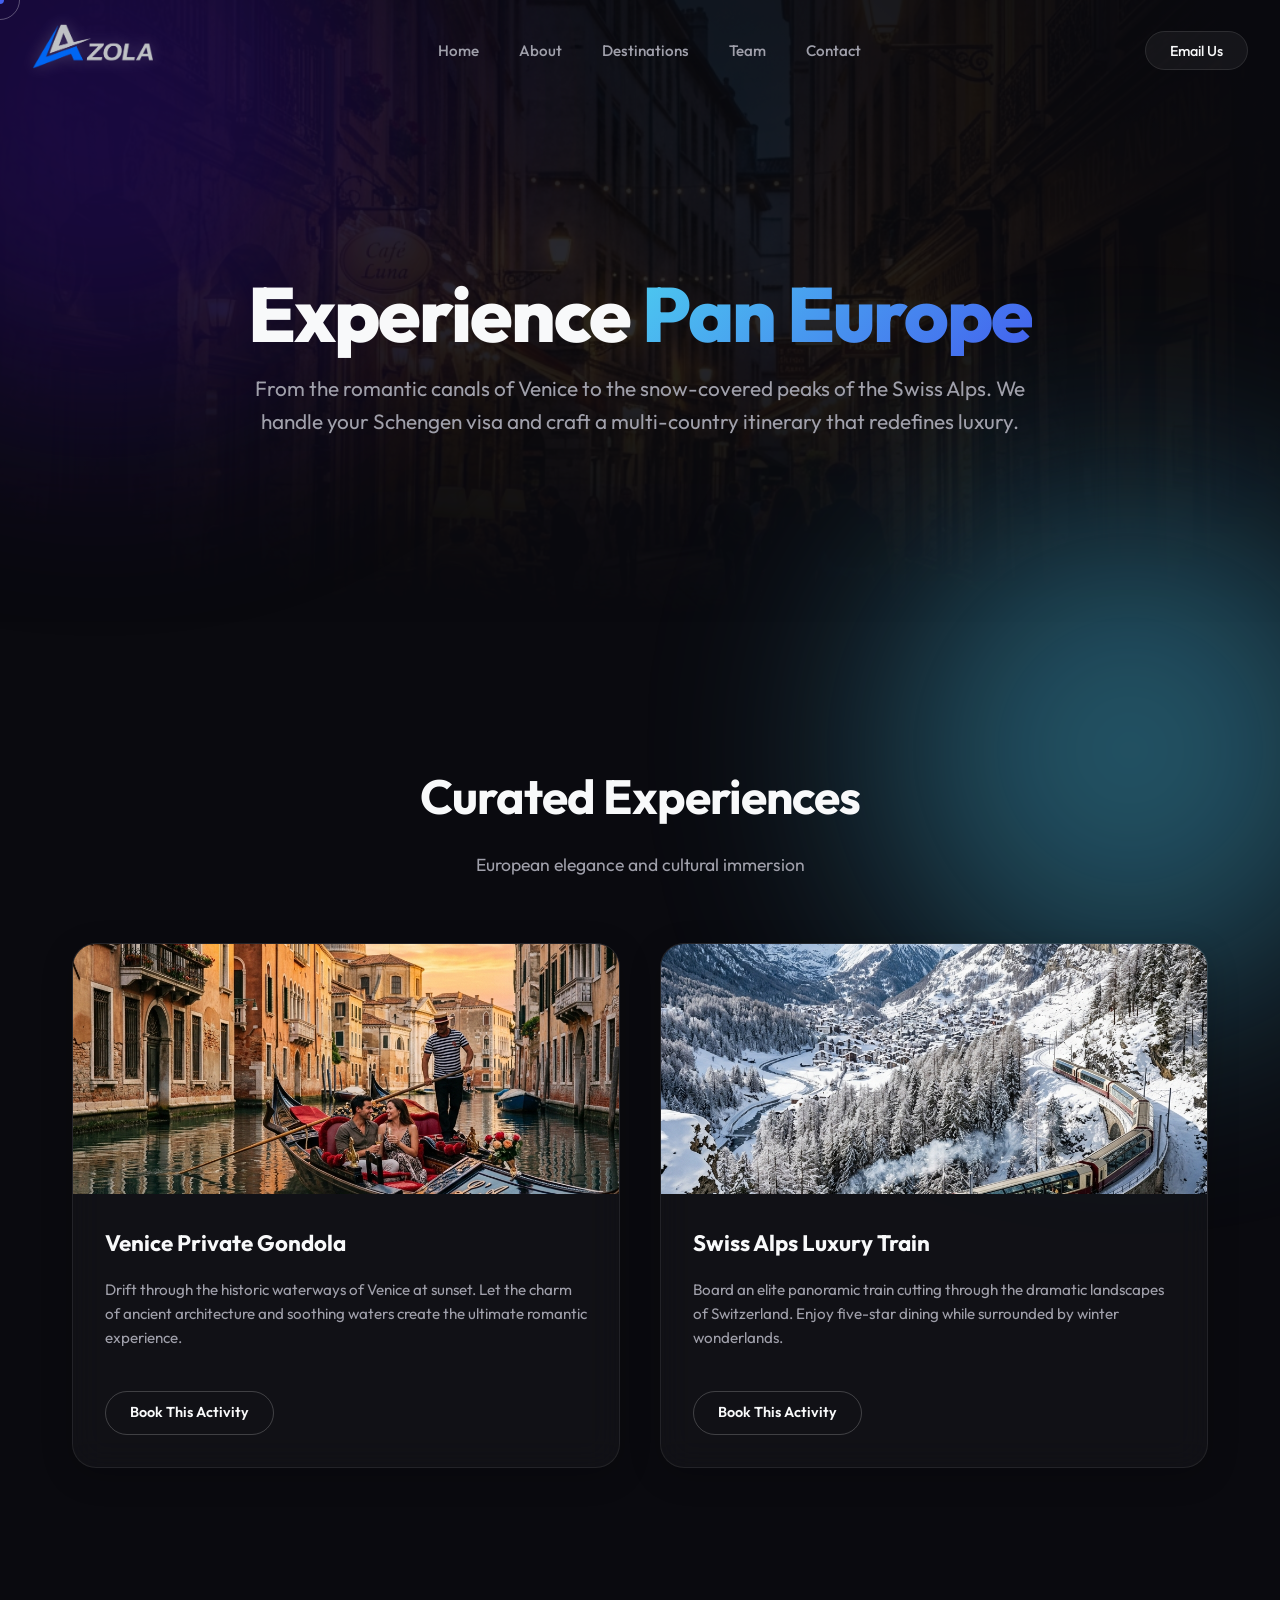
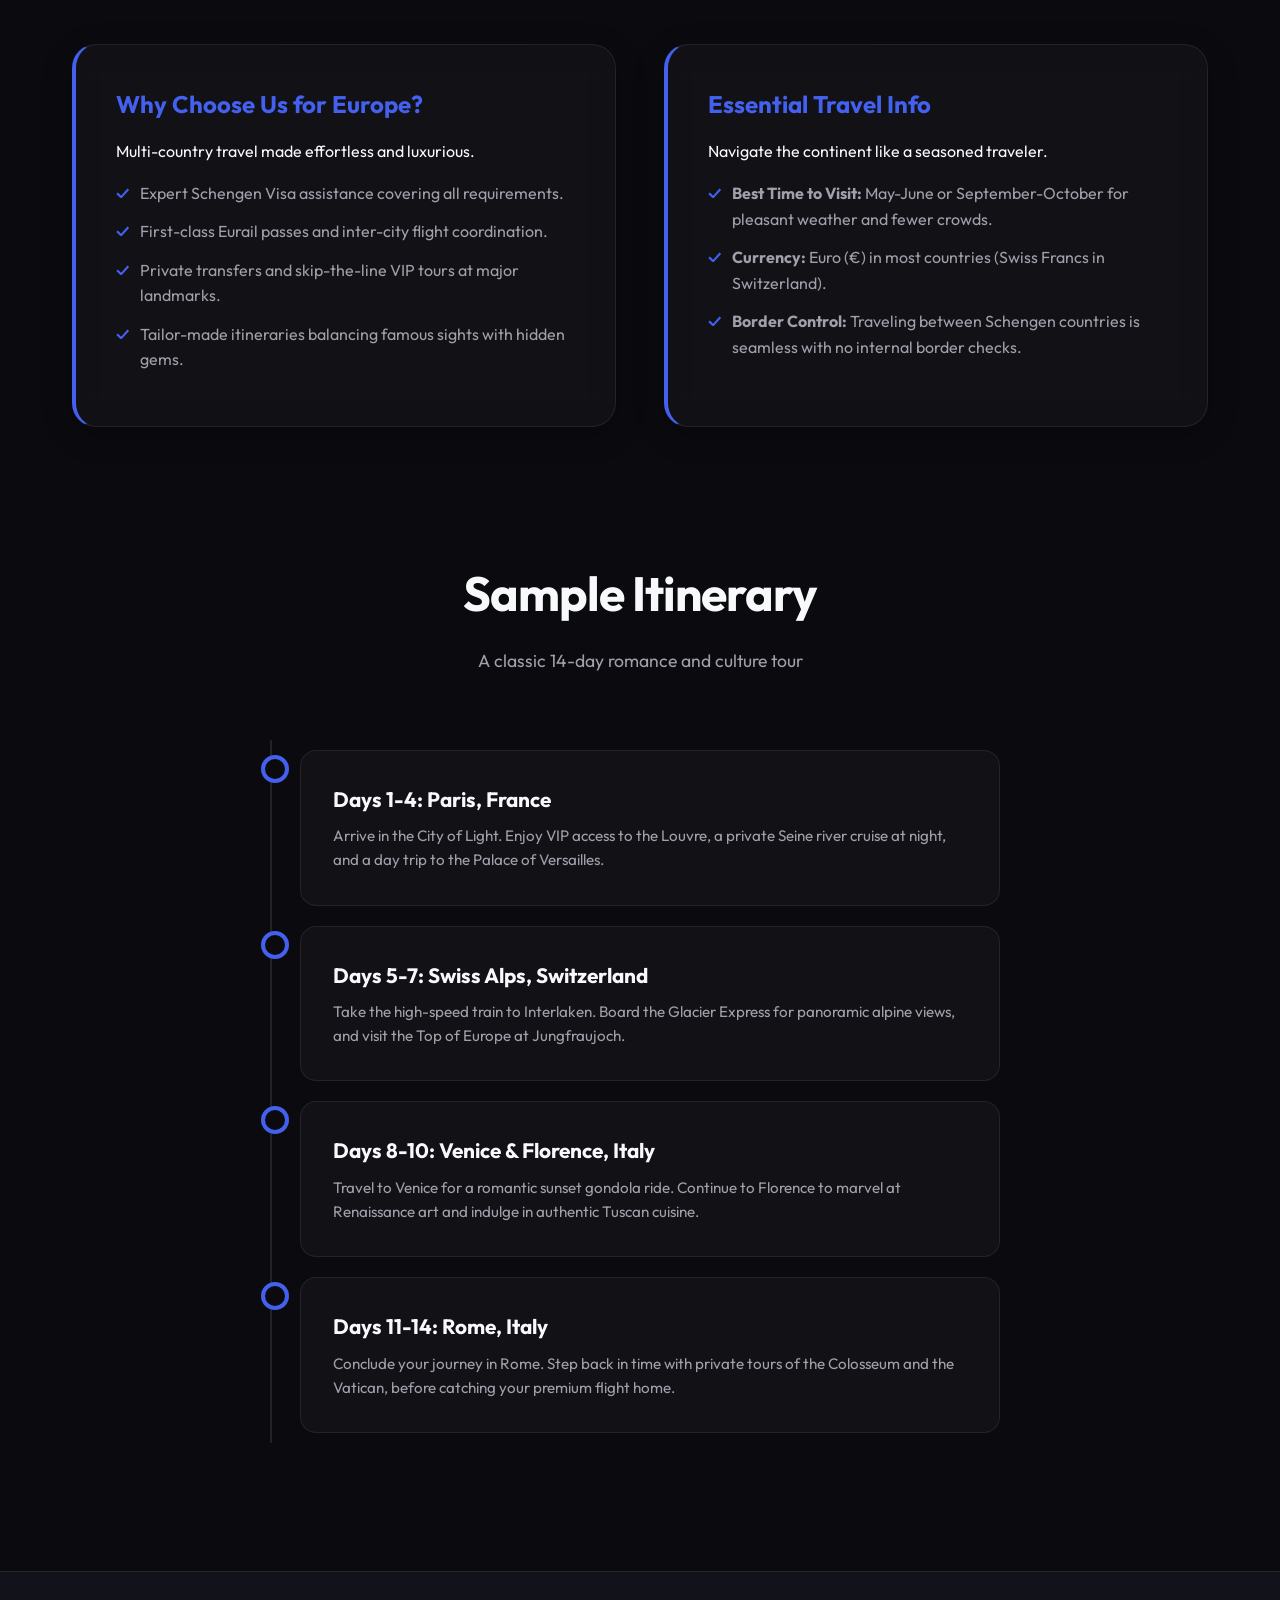
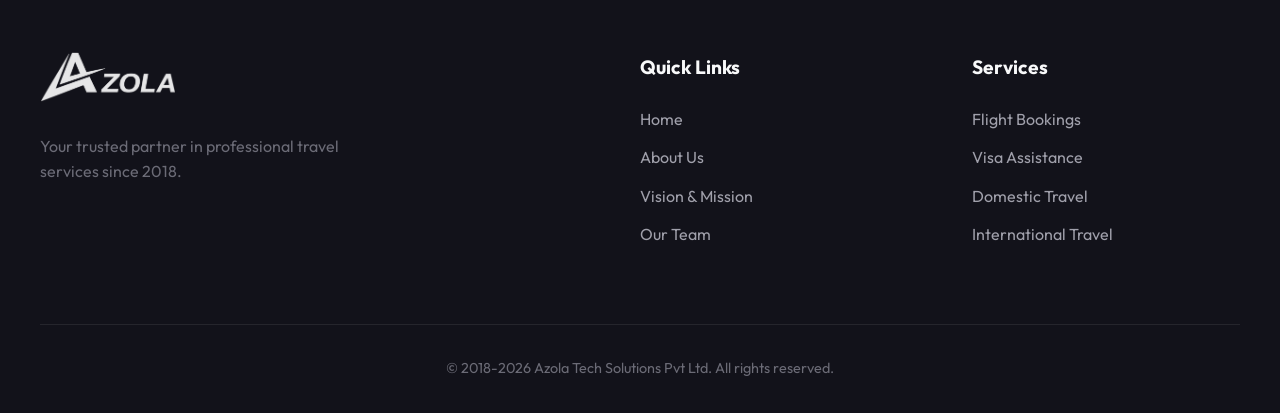
<file: pan-europe.html>
<!DOCTYPE html>
<html lang="en">

<head>
  <meta charset="UTF-8" />
  <meta name="viewport" content="width=device-width, initial-scale=1.0" />
  <title>Experience Pan Europe - Azola Tech Solutions</title>
  <link rel="preconnect" href="https://fonts.googleapis.com" />
  <link rel="preconnect" href="https://fonts.gstatic.com" crossorigin />
  <link href="https://fonts.googleapis.com/css2?family=Outfit:wght@300;400;500;600;700;800&display=swap"
    rel="stylesheet" />
  <link rel="stylesheet" href="style.css" />
</head>

<body>
  <!-- Custom Cursor -->
  <div class="cursor-dot" id="cursor-dot"></div>
  <div class="cursor-outline" id="cursor-outline"></div>

  <!-- Background Elements -->
  <div class="bg-shape bg-shape-1"></div>
  <div class="bg-shape bg-shape-2"></div>

  <!-- Navbar -->
  <nav class="navbar" id="navbar">
    <div class="nav-container">
      <a href="index.html" class="logo">
        <img src="Logo.png" alt="Azola Tech Solutions Pvt Ltd Logo" />
      </a>
      <ul class="nav-links">
        <li><a href="index.html#home">Home</a></li>
        <li><a href="index.html#about">About</a></li>
        <li><a href="index.html#destinations">Destinations</a></li>
        <li><a href="index.html#team">Team</a></li>
        <li><a href="index.html#contact">Contact</a></li>
      </ul>
      <div class="nav-contact">
        <a href="mailto:info@azolatechsolutions.in" class="email btn-glass">Email Us</a>
      </div>
      <button class="mobile-menu-btn" aria-label="Toggle mobile menu">
        <span></span>
        <span></span>
        <span></span>
      </button>
    </div>
  </nav>

  <!-- Destination Hero -->
  <section id="eu-hero" class="destination-hero">
    <div class="hero-overlay"></div>
    <div class="hero-content">
      <h1 class="fade-up stagger-1">Experience <span class="text-gradient">Pan Europe</span></h1>
      <p class="fade-up stagger-2">
        From the romantic canals of Venice to the snow-covered peaks of the Swiss Alps. We handle your Schengen visa and craft a multi-country itinerary that redefines luxury.
      </p>
    </div>
  </section>

  <!-- Activities Section -->
  <section class="section">
    <div class="container">
      <div class="section-header fade-up">
        <h2 class="section-title">Curated Experiences</h2>
        <p class="section-subtitle">European elegance and cultural immersion</p>
      </div>

      <div class="activity-grid">
        <!-- Activity 1 -->
        <div class="activity-card glass-card fade-up stagger-1">
          <div class="activity-image">
            <img src="assets/eu_act_gondola.png" alt="Venice Private Gondola" />
          </div>
          <div class="activity-content">
            <h3>Venice Private Gondola</h3>
            <p>Drift through the historic waterways of Venice at sunset. Let the charm of ancient architecture and soothing waters create the ultimate romantic experience.</p>
            <a href="index.html#contact" class="btn btn-secondary" style="margin-top: 1rem; width: fit-content; font-size: 0.9rem; padding: 0.6rem 1.5rem;">Book This Activity</a>
          </div>
        </div>

        <!-- Activity 2 -->
        <div class="activity-card glass-card fade-up stagger-2">
          <div class="activity-image">
            <img src="assets/eu_act_train.png" alt="Swiss Alps Luxury Train" />
          </div>
          <div class="activity-content">
            <h3>Swiss Alps Luxury Train</h3>
            <p>Board an elite panoramic train cutting through the dramatic landscapes of Switzerland. Enjoy five-star dining while surrounded by winter wonderlands.</p>
            <a href="index.html#contact" class="btn btn-secondary" style="margin-top: 1rem; width: fit-content; font-size: 0.9rem; padding: 0.6rem 1.5rem;">Book This Activity</a>
          </div>
        </div>
      </div>
    </div>
  </section>

  <!-- Detailed Information Section -->
  <section class="section" style="padding-top: 0;">
    <div class="container">
      <div class="content-grid">
        <div class="info-card glass-card fade-right">
          <h3>Why Choose Us for Europe?</h3>
          <p>Multi-country travel made effortless and luxurious.</p>
          <ul>
            <li>Expert Schengen Visa assistance covering all requirements.</li>
            <li>First-class Eurail passes and inter-city flight coordination.</li>
            <li>Private transfers and skip-the-line VIP tours at major landmarks.</li>
            <li>Tailor-made itineraries balancing famous sights with hidden gems.</li>
          </ul>
        </div>
        
        <div class="info-card glass-card fade-left">
          <h3>Essential Travel Info</h3>
          <p>Navigate the continent like a seasoned traveler.</p>
          <ul>
            <li><strong>Best Time to Visit:</strong> May-June or September-October for pleasant weather and fewer crowds.</li>
            <li><strong>Currency:</strong> Euro (€) in most countries (Swiss Francs in Switzerland).</li>
            <li><strong>Border Control:</strong> Traveling between Schengen countries is seamless with no internal border checks.</li>
          </ul>
        </div>
      </div>
    </div>
  </section>

  <!-- Sample Itinerary Section -->
  <section class="section" style="padding-top: 0;">
    <div class="container">
      <div class="section-header fade-up">
        <h2 class="section-title">Sample Itinerary</h2>
        <p class="section-subtitle">A classic 14-day romance and culture tour</p>
      </div>
      
      <div class="timeline fade-up">
        <div class="timeline-item">
          <div class="timeline-content">
            <h4>Days 1-4: Paris, France</h4>
            <p>Arrive in the City of Light. Enjoy VIP access to the Louvre, a private Seine river cruise at night, and a day trip to the Palace of Versailles.</p>
          </div>
        </div>
        <div class="timeline-item">
          <div class="timeline-content">
            <h4>Days 5-7: Swiss Alps, Switzerland</h4>
            <p>Take the high-speed train to Interlaken. Board the Glacier Express for panoramic alpine views, and visit the Top of Europe at Jungfraujoch.</p>
          </div>
        </div>
        <div class="timeline-item">
          <div class="timeline-content">
            <h4>Days 8-10: Venice & Florence, Italy</h4>
            <p>Travel to Venice for a romantic sunset gondola ride. Continue to Florence to marvel at Renaissance art and indulge in authentic Tuscan cuisine.</p>
          </div>
        </div>
        <div class="timeline-item">
          <div class="timeline-content">
            <h4>Days 11-14: Rome, Italy</h4>
            <p>Conclude your journey in Rome. Step back in time with private tours of the Colosseum and the Vatican, before catching your premium flight home.</p>
          </div>
        </div>
      </div>
    </div>
  </section>

  <!-- Footer -->
  <footer>
    <div class="footer-container">
      <div class="footer-top">
        <div class="footer-brand">
          <img src="Logo.png" alt="Azola Tech" class="footer-logo">
          <p>Your trusted partner in professional travel services since 2018.</p>
        </div>
        <div class="footer-links-group">
          <h4>Quick Links</h4>
          <ul>
            <li><a href="index.html#home">Home</a></li>
            <li><a href="index.html#about">About Us</a></li>
            <li><a href="index.html#vision">Vision & Mission</a></li>
            <li><a href="index.html#team">Our Team</a></li>
          </ul>
        </div>
        <div class="footer-links-group">
          <h4>Services</h4>
          <ul>
            <li>Flight Bookings</li>
            <li>Visa Assistance</li>
            <li>Domestic Travel</li>
            <li>International Travel</li>
          </ul>
        </div>
      </div>
      <div class="footer-bottom">
        <p>&copy; 2018-2026 Azola Tech Solutions Pvt Ltd. All rights reserved.</p>
      </div>
    </div>
  </footer>

  <script src="script.js"></script>
</body>
</html>
</file>
<file: style.css>
/* ==========================================================================
   CSS Variables & Global Styles
   ========================================================================== */
:root {
  /* Dark Theme Color Palette */
  --bg-primary: #0a0a0f;
  --bg-secondary: #12121a;
  --bg-tertiary: rgba(30, 30, 40, 0.4);
  --glass-bg: rgba(255, 255, 255, 0.03);
  --glass-border: rgba(255, 255, 255, 0.08);
  
  --text-primary: #f8f9fa;
  --text-secondary: #a0a0ab;
  --text-muted: #6b6b76;
  
  --accent-primary: #4361ee;
  --accent-secondary: #3a0ca3;
  --accent-gradient: linear-gradient(135deg, #4cc9f0, #4361ee);
  
  --transition-fast: 0.3s cubic-bezier(0.25, 0.46, 0.45, 0.94);
  --transition-slow: 0.6s cubic-bezier(0.25, 0.46, 0.45, 0.94);
  
  --border-radius-sm: 8px;
  --border-radius-md: 16px;
  --border-radius-lg: 24px;
}

* {
  margin: 0;
  padding: 0;
  box-sizing: border-box;
}

html {
  scroll-behavior: smooth;
  font-size: 16px;
}

body {
  font-family: 'Outfit', sans-serif;
  background-color: var(--bg-primary);
  color: var(--text-primary);
  line-height: 1.6;
  overflow-x: hidden;
  cursor: none; /* Hide default cursor for custom cursor */
}

/* ==========================================================================
   Background Shapes
   ========================================================================== */
.bg-shape {
  position: fixed;
  border-radius: 50%;
  filter: blur(120px);
  z-index: -1;
  opacity: 0.4;
  pointer-events: none;
}

.bg-shape-1 {
  width: 600px;
  height: 600px;
  background: var(--accent-secondary);
  top: -200px;
  left: -200px;
  animation: float 20s ease-in-out infinite alternate;
}

.bg-shape-2 {
  width: 500px;
  height: 500px;
  background: #4cc9f0;
  bottom: -100px;
  right: -100px;
  animation: float 25s ease-in-out infinite alternate-reverse;
}

@keyframes float {
  0% { transform: translate(0, 0) scale(1); }
  50% { transform: translate(50px, 100px) scale(1.1); }
  100% { transform: translate(-50px, 50px) scale(0.9); }
}

/* ==========================================================================
   Custom Cursor
   ========================================================================== */
.cursor-dot, .cursor-outline {
  position: fixed;
  top: 0;
  left: 0;
  transform: translate(-50%, -50%);
  border-radius: 50%;
  z-index: 9999;
  pointer-events: none;
}

.cursor-dot {
  width: 8px;
  height: 8px;
  background-color: var(--accent-primary);
}

.cursor-outline {
  width: 40px;
  height: 40px;
  border: 1px solid rgba(255, 255, 255, 0.3);
  transition: width 0.2s, height 0.2s, background-color 0.2s;
}

/* Hover state classes added via JS */
.cursor-hover .cursor-outline {
  width: 60px;
  height: 60px;
  background-color: rgba(255, 255, 255, 0.05);
  border-color: var(--accent-primary);
}

@media (max-width: 768px) {
  body { cursor: auto; }
  .cursor-dot, .cursor-outline { display: none; }
}

/* ==========================================================================
   Typography & Utilities
   ========================================================================== */
a {
  color: inherit;
  text-decoration: none;
}

.text-gradient {
  background: var(--accent-gradient);
  -webkit-background-clip: text;
  -webkit-text-fill-color: transparent;
  background-clip: text;
  display: inline-block;
}

.highlight-text {
  color: var(--accent-primary);
  font-weight: 600;
  margin-bottom: 1rem;
}

.glass-card {
  background: var(--glass-bg);
  backdrop-filter: blur(16px);
  -webkit-backdrop-filter: blur(16px);
  border: 1px solid var(--glass-border);
  border-radius: var(--border-radius-lg);
  padding: 2.5rem;
  box-shadow: 0 8px 32px 0 rgba(0, 0, 0, 0.2);
  transition: var(--transition-fast);
}

.glass-card:hover {
  transform: translateY(-5px);
  border-color: rgba(255, 255, 255, 0.15);
  box-shadow: 0 12px 40px 0 rgba(0, 0, 0, 0.3);
}

/* ==========================================================================
   Navbar
   ========================================================================== */
.navbar {
  position: fixed;
  top: 0;
  width: 100%;
  padding: 1.5rem 0;
  z-index: 1000;
  transition: var(--transition-fast);
  border-bottom: 1px solid transparent;
}

.navbar.scrolled {
  padding: 0.75rem 0;
  background: rgba(10, 10, 15, 0.85);
  backdrop-filter: blur(20px);
  -webkit-backdrop-filter: blur(20px);
  border-bottom: 1px solid var(--glass-border);
  box-shadow: 0 4px 30px rgba(0, 0, 0, 0.5);
}

.nav-container {
  max-width: 1400px;
  margin: 0 auto;
  padding: 0 2rem;
  display: flex;
  justify-content: space-between;
  align-items: center;
}

.logo img {
  height: 45px;
  filter: drop-shadow(0 0 8px rgba(255,255,255,0.2));
  transition: transform var(--transition-fast);
}

.logo:hover img {
  transform: scale(1.05);
}

.nav-links {
  display: flex;
  gap: 2.5rem;
  list-style: none;
}

.nav-links a {
  font-size: 0.95rem;
  font-weight: 500;
  color: var(--text-secondary);
  position: relative;
  padding: 0.5rem 0;
  transition: color var(--transition-fast);
}

.nav-links a::after {
  content: '';
  position: absolute;
  bottom: 0;
  left: 0;
  width: 0;
  height: 2px;
  background: var(--accent-gradient);
  transition: width var(--transition-fast);
}

.nav-links a:hover {
  color: var(--text-primary);
}

.nav-links a:hover::after {
  width: 100%;
}

.btn-glass {
  background: rgba(255, 255, 255, 0.05);
  border: 1px solid rgba(255, 255, 255, 0.1);
  padding: 0.6rem 1.5rem;
  border-radius: 50px;
  font-weight: 500;
  font-size: 0.9rem;
  transition: var(--transition-fast);
  backdrop-filter: blur(10px);
}

.btn-glass:hover {
  background: rgba(255, 255, 255, 0.15);
  transform: translateY(-2px);
  box-shadow: 0 4px 15px rgba(0, 0, 0, 0.2);
}

/* Mobile Menu Button */
.mobile-menu-btn {
  display: none;
  background: transparent;
  border: none;
  cursor: pointer;
  width: 30px;
  height: 20px;
  position: relative;
  z-index: 1001;
}

.mobile-menu-btn span {
  position: absolute;
  width: 100%;
  height: 2px;
  background: var(--text-primary);
  border-radius: 2px;
  transition: var(--transition-fast);
}

.mobile-menu-btn span:nth-child(1) { top: 0; }
.mobile-menu-btn span:nth-child(2) { top: 9px; }
.mobile-menu-btn span:nth-child(3) { top: 18px; }

.mobile-menu-btn.active span:nth-child(1) {
  top: 9px;
  transform: rotate(45deg);
}
.mobile-menu-btn.active span:nth-child(2) {
  opacity: 0;
}
.mobile-menu-btn.active span:nth-child(3) {
  top: 9px;
  transform: rotate(-45deg);
}

/* ==========================================================================
   Buttons
   ========================================================================== */
.btn {
  display: inline-flex;
  align-items: center;
  justify-content: center;
  padding: 1rem 2.5rem;
  border-radius: 50px;
  font-weight: 600;
  font-size: 1rem;
  transition: var(--transition-fast);
  border: none;
  cursor: pointer;
  position: relative;
  overflow: hidden;
}

.btn-primary {
  background: var(--accent-primary);
  color: white;
  box-shadow: 0 4px 20px rgba(67, 97, 238, 0.3);
}

.btn-primary:hover {
  background: #3651d4;
  transform: translateY(-3px);
  box-shadow: 0 8px 25px rgba(67, 97, 238, 0.5);
}

.btn-secondary {
  background: transparent;
  color: var(--text-primary);
  border: 1px solid rgba(255, 255, 255, 0.2);
}

.btn-secondary:hover {
  background: rgba(255, 255, 255, 0.05);
  border-color: rgba(255, 255, 255, 0.4);
  transform: translateY(-3px);
}

.btn-full {
  width: 100%;
}

.btn-shine {
  position: absolute;
  top: 0;
  left: -100%;
  width: 50%;
  height: 100%;
  background: linear-gradient(
    to right,
    rgba(255, 255, 255, 0) 0%,
    rgba(255, 255, 255, 0.2) 50%,
    rgba(255, 255, 255, 0) 100%
  );
  transform: skewX(-20deg);
  animation: shine 3s infinite;
}

@keyframes shine {
  0% { left: -100%; }
  20% { left: 200%; }
  100% { left: 200%; }
}

/* ==========================================================================
   Sections General
   ========================================================================== */
.section {
  padding: 8rem 0;
  position: relative;
}

.container {
  max-width: 1200px;
  margin: 0 auto;
  padding: 0 2rem;
}

.section-header {
  text-align: center;
  margin-bottom: 4rem;
}

.section-title {
  font-size: 3rem;
  font-weight: 700;
  margin-bottom: 1rem;
  letter-spacing: -1px;
}

.section-subtitle {
  font-size: 1.1rem;
  color: var(--text-secondary);
  max-width: 600px;
  margin: 0 auto;
}

/* ==========================================================================
   Hero Section
   ========================================================================== */
.hero {
  min-height: 100vh;
  display: flex;
  align-items: center;
  justify-content: center;
  text-align: center;
  position: relative;
  padding-top: 80px;
}

.hero-overlay {
  position: absolute;
  top: 0;
  left: 0;
  width: 100%;
  height: 100%;
  background: radial-gradient(circle at center, transparent 0%, var(--bg-primary) 100%),
              url("https://images.unsplash.com/photo-1436491865332-7a61a109cc05?w=1600&q=80") center/cover;
  opacity: 0.15;
  z-index: -1;
  mask-image: linear-gradient(to bottom, black 50%, transparent 100%);
  -webkit-mask-image: linear-gradient(to bottom, black 50%, transparent 100%);
}

.hero-content {
  max-width: 900px;
  padding: 0 2rem;
  z-index: 1;
}

.hero h1 {
  font-size: clamp(3rem, 6vw, 5.5rem);
  font-weight: 800;
  line-height: 1.1;
  margin-bottom: 1.5rem;
  letter-spacing: -2px;
}

.hero p {
  font-size: clamp(1.1rem, 2vw, 1.3rem);
  color: var(--text-secondary);
  margin-bottom: 3rem;
  max-width: 700px;
  margin-left: auto;
  margin-right: auto;
  font-weight: 300;
}

.hero .cta-buttons {
  display: flex;
  gap: 1.5rem;
  justify-content: center;
}

.scroll-indicator {
  position: absolute;
  bottom: 2rem;
  left: 50%;
  transform: translateX(-50%);
  display: flex;
  flex-direction: column;
  align-items: center;
  gap: 0.5rem;
  opacity: 0.6;
}

.scroll-indicator p {
  font-size: 0.8rem;
  text-transform: uppercase;
  letter-spacing: 2px;
  margin: 0;
}

.mouse {
  width: 26px;
  height: 40px;
  border: 2px solid var(--text-secondary);
  border-radius: 20px;
  position: relative;
}

.wheel {
  width: 4px;
  height: 8px;
  background: var(--text-primary);
  border-radius: 2px;
  position: absolute;
  top: 6px;
  left: 50%;
  transform: translateX(-50%);
  animation: scroll 1.5s infinite;
}

@keyframes scroll {
  0% { transform: translate(-50%, 0); opacity: 1; }
  100% { transform: translate(-50%, 15px); opacity: 0; }
}

/* ==========================================================================
   About Section
   ========================================================================== */
.about-content {
  display: grid;
  grid-template-columns: 1.2fr 1fr;
  gap: 4rem;
  align-items: center;
}

.about-text p {
  margin-bottom: 1.5rem;
  color: var(--text-secondary);
  font-size: 1.05rem;
}

.services-list {
  list-style: none;
  margin-top: 2rem;
}

.services-list li {
  padding: 1rem;
  margin-bottom: 0.5rem;
  background: rgba(255, 255, 255, 0.02);
  border-radius: var(--border-radius-sm);
  display: flex;
  align-items: center;
  gap: 1rem;
  transition: var(--transition-fast);
}

.services-list li:hover {
  background: rgba(255, 255, 255, 0.05);
  transform: translateX(10px);
}

.services-list li::before {
  content: '✦';
  color: var(--accent-primary);
}

.about-image {
  padding: 0;
  height: 500px;
  overflow: hidden;
  position: relative;
}

.image-inner {
  width: 100%;
  height: 100%;
  background: url("https://images.unsplash.com/photo-1488646953014-85cb44e25828?w=800&q=80") center/cover;
  transition: transform 10s ease;
}

.about-image:hover .image-inner {
  transform: scale(1.1);
}

/* ==========================================================================
   Vision & Mission Section
   ========================================================================== */
.vision-grid {
  display: grid;
  grid-template-columns: 1fr 1fr;
  gap: 2rem;
  margin-bottom: 3rem;
}

.vision-card {
  padding: 3rem;
}

.card-icon {
  font-size: 3rem;
  margin-bottom: 1.5rem;
  display: inline-block;
  padding: 1rem;
  background: rgba(255,255,255,0.03);
  border-radius: 20px;
  border: 1px solid rgba(255,255,255,0.05);
}

.vision-card h3 {
  font-size: 1.8rem;
  margin-bottom: 1rem;
}

.vision-card p {
  color: var(--text-secondary);
}

.stats-container {
  display: grid;
  grid-template-columns: repeat(3, 1fr);
  gap: 2rem;
  text-align: center;
  padding: 3rem !important;
}

.stat-number {
  font-size: 4rem;
  font-weight: 800;
  line-height: 1;
  margin-bottom: 0.5rem;
}

.stat-label {
  color: var(--text-muted);
  font-weight: 500;
  text-transform: uppercase;
  letter-spacing: 1px;
  font-size: 0.9rem;
}

/* ==========================================================================
   Team Section
   ========================================================================== */
.team-grid {
  display: grid;
  grid-template-columns: repeat(4, 1fr);
  gap: 1.5rem;
  margin-bottom: 2rem;
}

.team-card {
  text-align: center;
  padding: 2.5rem 1.5rem;
}

.team-avatar {
  width: 80px;
  height: 80px;
  margin: 0 auto 1.5rem;
  background: var(--accent-gradient);
  border-radius: 50%;
  display: flex;
  align-items: center;
  justify-content: center;
  font-size: 1.5rem;
  font-weight: 700;
  color: white;
  box-shadow: 0 10px 20px rgba(0,0,0,0.3);
}

.team-card h3 {
  font-size: 1.2rem;
  margin-bottom: 0.5rem;
}

.team-role {
  color: var(--accent-primary);
  font-size: 0.9rem;
  font-weight: 500;
}

.team-roster {
  margin-top: 2rem;
}

.team-roster h3 {
  margin-bottom: 1.5rem;
  font-size: 1.5rem;
  border-bottom: 1px solid var(--glass-border);
  padding-bottom: 1rem;
}

.roster-grid {
  display: grid;
  grid-template-columns: repeat(auto-fill, minmax(250px, 1fr));
  gap: 1rem;
}

.roster-item {
  padding: 0.8rem;
  background: rgba(255,255,255,0.02);
  border-radius: var(--border-radius-sm);
  display: flex;
  flex-direction: column;
  transition: var(--transition-fast);
}

.roster-item:hover {
  background: rgba(255,255,255,0.05);
}

.roster-item span {
  font-size: 0.85rem;
  color: var(--text-muted);
  margin-top: 0.2rem;
}

/* ==========================================================================
   Contact Section
   ========================================================================== */
.contact-layout {
  display: grid;
  grid-template-columns: 1fr 1.2fr;
  gap: 3rem;
}

.contact-details h3 {
  font-size: 1.8rem;
  margin-bottom: 1rem;
}

.contact-desc {
  color: var(--text-secondary);
  margin-bottom: 2.5rem;
}

.contact-info-list {
  display: flex;
  flex-direction: column;
  gap: 2rem;
}

.contact-item {
  display: flex;
  align-items: flex-start;
  gap: 1.5rem;
}

.icon-circle {
  width: 50px;
  height: 50px;
  background: rgba(255,255,255,0.05);
  border-radius: 50%;
  display: flex;
  align-items: center;
  justify-content: center;
  font-size: 1.2rem;
  border: 1px solid rgba(255,255,255,0.1);
}

.contact-item h4 {
  font-size: 1.1rem;
  margin-bottom: 0.3rem;
  color: var(--text-primary);
}

.contact-item p, .contact-item a {
  color: var(--text-secondary);
  transition: color var(--transition-fast);
}

.contact-item a:hover {
  color: var(--accent-primary);
}

.form-group {
  margin-bottom: 1.5rem;
}

.form-group label {
  display: block;
  margin-bottom: 0.5rem;
  font-size: 0.95rem;
  color: var(--text-secondary);
}

.form-group input,
.form-group textarea {
  width: 100%;
  padding: 1rem 1.2rem;
  background: rgba(0, 0, 0, 0.2);
  border: 1px solid rgba(255, 255, 255, 0.1);
  border-radius: var(--border-radius-sm);
  color: var(--text-primary);
  font-family: inherit;
  font-size: 1rem;
  transition: var(--transition-fast);
}

.form-group input:focus,
.form-group textarea:focus {
  outline: none;
  border-color: var(--accent-primary);
  background: rgba(0, 0, 0, 0.4);
  box-shadow: 0 0 0 4px rgba(67, 97, 238, 0.1);
}

.form-group textarea {
  min-height: 150px;
  resize: vertical;
}

/* ==========================================================================
   Footer
   ========================================================================== */
footer {
  background: var(--bg-secondary);
  border-top: 1px solid var(--glass-border);
  padding: 5rem 2rem 2rem;
}

.footer-container {
  max-width: 1200px;
  margin: 0 auto;
}

.footer-top {
  display: grid;
  grid-template-columns: 2fr 1fr 1fr;
  gap: 4rem;
  margin-bottom: 4rem;
}

.footer-logo {
  height: 50px;
  margin-bottom: 1.5rem;
  filter: brightness(0) invert(1);
  opacity: 0.9;
}

.footer-brand p {
  color: var(--text-muted);
  max-width: 300px;
}

.footer-links-group h4 {
  font-size: 1.2rem;
  margin-bottom: 1.5rem;
  color: var(--text-primary);
}

.footer-links-group ul {
  list-style: none;
}

.footer-links-group li {
  margin-bottom: 0.8rem;
}

.footer-links-group a, .footer-links-group li {
  color: var(--text-secondary);
  transition: var(--transition-fast);
}

.footer-links-group a:hover {
  color: var(--accent-primary);
  padding-left: 5px;
}

.footer-bottom {
  text-align: center;
  padding-top: 2rem;
  border-top: 1px solid var(--glass-border);
  color: var(--text-muted);
  font-size: 0.9rem;
}

/* ==========================================================================
   Animations & Transitions
   ========================================================================== */
.fade-up {
  opacity: 0;
  transform: translateY(40px);
  transition: opacity var(--transition-slow), transform var(--transition-slow);
}

.fade-right {
  opacity: 0;
  transform: translateX(-40px);
  transition: opacity var(--transition-slow), transform var(--transition-slow);
}

.fade-left {
  opacity: 0;
  transform: translateX(40px);
  transition: opacity var(--transition-slow), transform var(--transition-slow);
}

.visible {
  opacity: 1;
  transform: translate(0);
}

/* Stagger delays */
.stagger-1 { transition-delay: 0.1s; }
.stagger-2 { transition-delay: 0.2s; }
.stagger-3 { transition-delay: 0.3s; }
.stagger-4 { transition-delay: 0.4s; }

/* ==========================================================================
   Responsive Design
   ========================================================================== */
@media (max-width: 1024px) {
  .hero h1 { font-size: 4rem; }
  .about-content, .vision-grid, .contact-layout {
    grid-template-columns: 1fr;
    gap: 3rem;
  }
  .team-grid { grid-template-columns: repeat(2, 1fr); }
  .footer-top { grid-template-columns: 1fr 1fr; }
}

@media (max-width: 768px) {
  .section { padding: 5rem 0; }
  .hero h1 { font-size: 3rem; }
  .nav-links, .nav-contact { display: none; }
  .mobile-menu-btn { display: block; }
  
  .nav-links.active {
    display: flex;
    flex-direction: column;
    position: absolute;
    top: 100%;
    left: 0;
    width: 100%;
    background: rgba(10, 10, 15, 0.95);
    backdrop-filter: blur(20px);
    padding: 2rem;
    border-bottom: 1px solid var(--glass-border);
    gap: 1.5rem;
    text-align: center;
  }
  
  .stats-container { grid-template-columns: 1fr; gap: 1.5rem; padding: 2rem !important; }
  .footer-top { grid-template-columns: 1fr; gap: 2rem; text-align: center; }
  .footer-brand p { margin: 0 auto; }
}

/* ==========================================================================
   Destination Pages Styles
   ========================================================================== */
.destination-hero {
  min-height: 70vh;
  display: flex;
  align-items: center;
  justify-content: center;
  text-align: center;
  position: relative;
  padding-top: 80px;
}

.destination-hero h1 {
  font-size: clamp(3rem, 6vw, 5.5rem);
  font-weight: 800;
  line-height: 1.1;
  margin-bottom: 1rem;
  letter-spacing: -2px;
  z-index: 1;
}

.destination-hero p {
  font-size: clamp(1.1rem, 2vw, 1.3rem);
  color: var(--text-secondary);
  max-width: 800px;
  margin: 0 auto;
  z-index: 1;
}

#aus-hero .hero-overlay {
  background: radial-gradient(circle at center, transparent 0%, var(--bg-primary) 100%),
              url("assets/aus_hero.png") center/cover;
}

#nz-hero .hero-overlay {
  background: radial-gradient(circle at center, transparent 0%, var(--bg-primary) 100%),
              url("assets/nz_hero.png") center/cover;
}

#eu-hero .hero-overlay {
  background: radial-gradient(circle at center, transparent 0%, var(--bg-primary) 100%),
              url("assets/eu_hero.png") center/cover;
}

.activity-grid {
  display: grid;
  grid-template-columns: repeat(auto-fit, minmax(300px, 1fr));
  gap: 2.5rem;
  margin-top: 3rem;
}

.activity-card {
  padding: 0;
  overflow: hidden;
  display: flex;
  flex-direction: column;
}

.activity-image {
  height: 250px;
  width: 100%;
  overflow: hidden;
}

.activity-image img {
  width: 100%;
  height: 100%;
  object-fit: cover;
  transition: transform var(--transition-slow);
}

.activity-card:hover .activity-image img {
  transform: scale(1.1);
}

.activity-content {
  padding: 2rem;
  flex-grow: 1;
  display: flex;
  flex-direction: column;
}

.activity-content h3 {
  font-size: 1.4rem;
  margin-bottom: 1rem;
  color: var(--text-primary);
}

.activity-content p {
  color: var(--text-secondary);
  font-size: 0.95rem;
  margin-bottom: 1.5rem;
  flex-grow: 1;
}

/* Featured Destinations on Home Page */
.destinations-section {
  padding: 6rem 0;
}

.dest-card {
  position: relative;
  border-radius: var(--border-radius-lg);
  overflow: hidden;
  height: 400px;
  cursor: pointer;
}

.dest-card img {
  width: 100%;
  height: 100%;
  object-fit: cover;
  transition: transform var(--transition-slow);
}

.dest-card:hover img {
  transform: scale(1.05);
}

.dest-overlay {
  position: absolute;
  top: 0;
  left: 0;
  width: 100%;
  height: 100%;
  background: linear-gradient(to top, rgba(10,10,15,0.9) 0%, transparent 100%);
  display: flex;
  flex-direction: column;
  justify-content: flex-end;
  padding: 2.5rem;
  transition: var(--transition-fast);
}

.dest-card h3 {
  font-size: 2rem;
  margin-bottom: 0.5rem;
  transform: translateY(20px);
  transition: transform var(--transition-fast);
}

.dest-card p {
  color: var(--text-secondary);
  opacity: 0;
  transform: translateY(20px);
  transition: all var(--transition-fast);
}

.dest-card:hover h3 {
  transform: translateY(0);
}

.dest-card:hover p {
  opacity: 1;
  transform: translateY(0);
}

/* ==========================================================================
   Detailed Content Sections (Itinerary & Info)
   ========================================================================== */
.content-grid {
  display: grid;
  grid-template-columns: 1fr 1fr;
  gap: 3rem;
  margin-top: 3rem;
}

.info-card {
  padding: 2.5rem;
  border-left: 4px solid var(--accent-primary);
}

.info-card h3 {
  font-size: 1.5rem;
  margin-bottom: 1rem;
  color: var(--accent-primary);
}

.info-card ul {
  list-style: none;
  margin-top: 1rem;
}

.info-card ul li {
  margin-bottom: 0.8rem;
  padding-left: 1.5rem;
  position: relative;
  color: var(--text-secondary);
}

.info-card ul li::before {
  content: '✓';
  position: absolute;
  left: 0;
  color: var(--accent-primary);
  font-weight: bold;
}

.timeline {
  position: relative;
  max-width: 800px;
  margin: 0 auto;
}

.timeline::after {
  content: '';
  position: absolute;
  width: 2px;
  background-color: rgba(255, 255, 255, 0.1);
  top: 0;
  bottom: 0;
  left: 31px;
  margin-left: -1px;
}

.timeline-item {
  padding: 10px 40px;
  position: relative;
  background-color: inherit;
  width: 100%;
}

.timeline-item::after {
  content: '';
  position: absolute;
  width: 20px;
  height: 20px;
  right: -10px;
  background-color: var(--bg-primary);
  border: 4px solid var(--accent-primary);
  top: 15px;
  border-radius: 50%;
  z-index: 1;
  left: 21px;
}

.timeline-content {
  padding: 2rem;
  background: var(--glass-bg);
  border: 1px solid var(--glass-border);
  border-radius: var(--border-radius-md);
  position: relative;
  margin-left: 20px;
}

.timeline-content h4 {
  font-size: 1.3rem;
  margin-bottom: 0.5rem;
  color: var(--text-primary);
}

.timeline-content p {
  color: var(--text-secondary);
  font-size: 0.95rem;
}

@media (max-width: 768px) {
  .content-grid {
    grid-template-columns: 1fr;
  }
}
</file>
